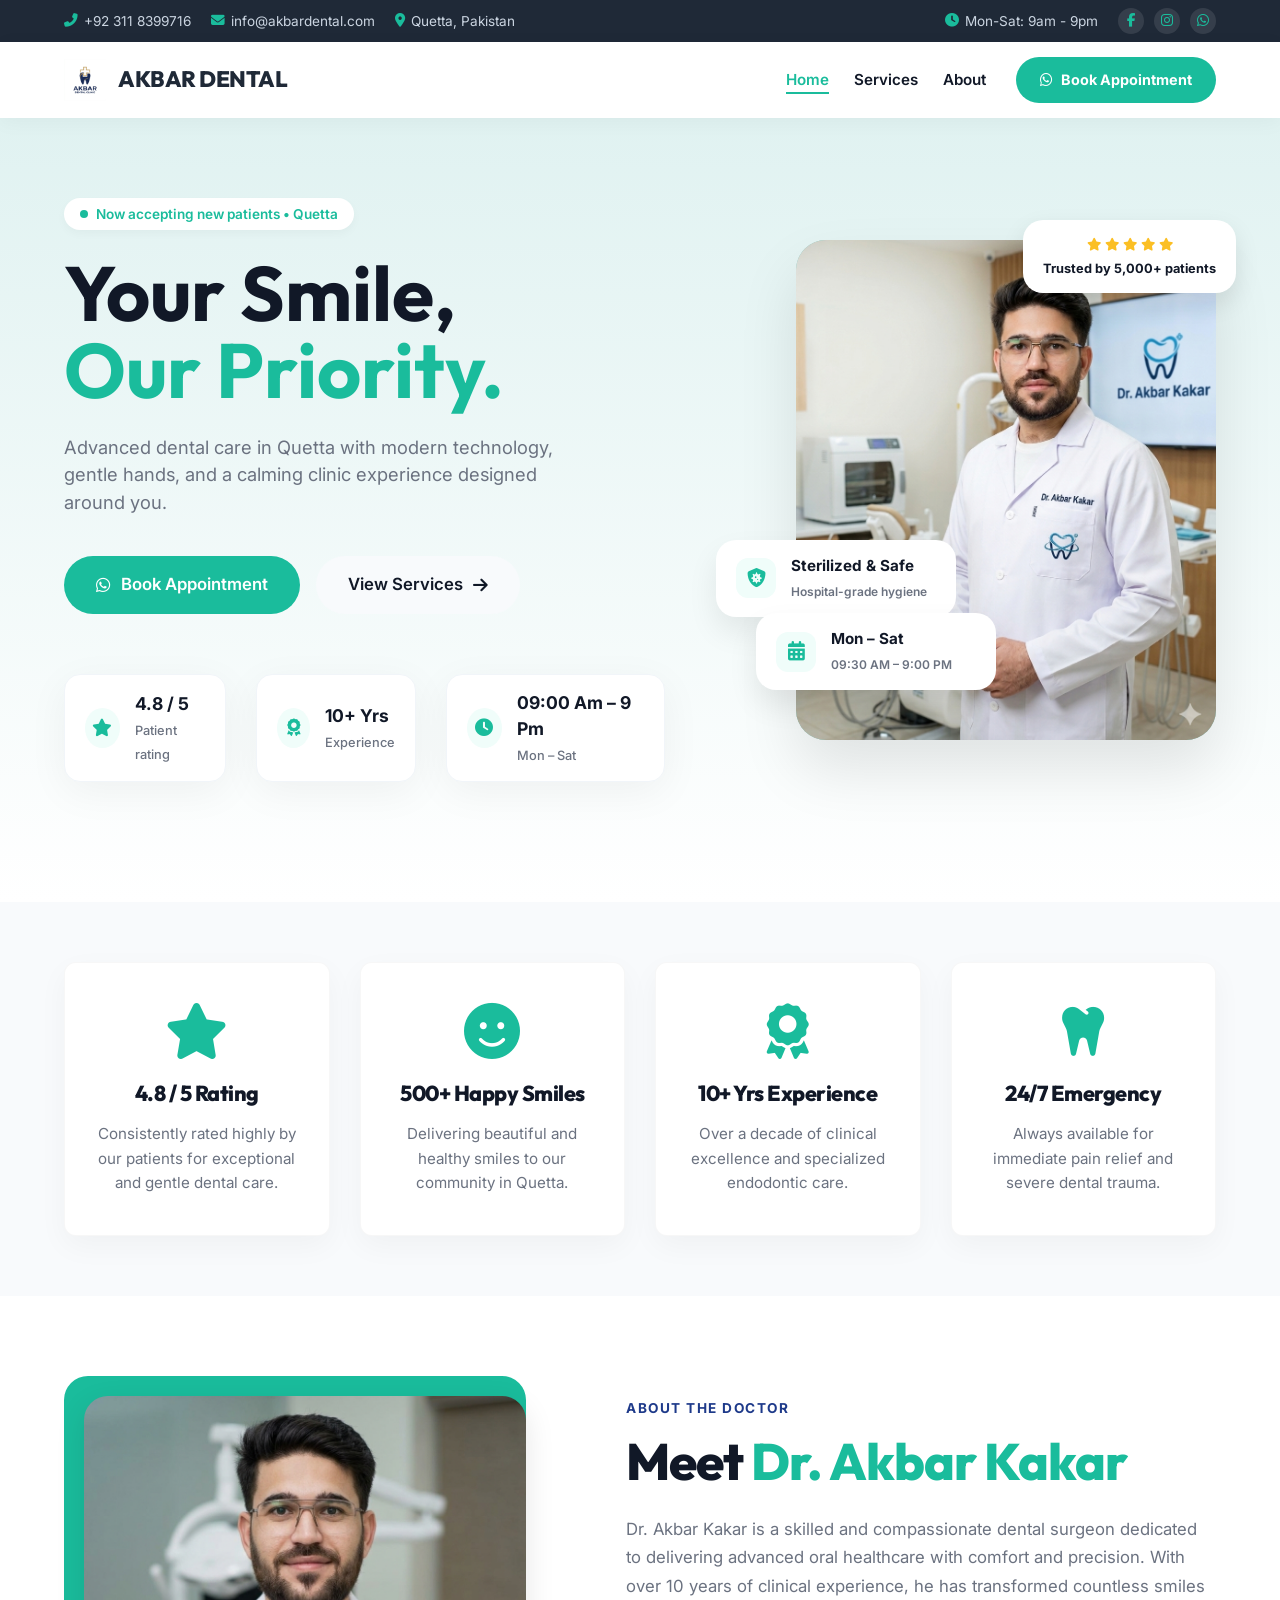
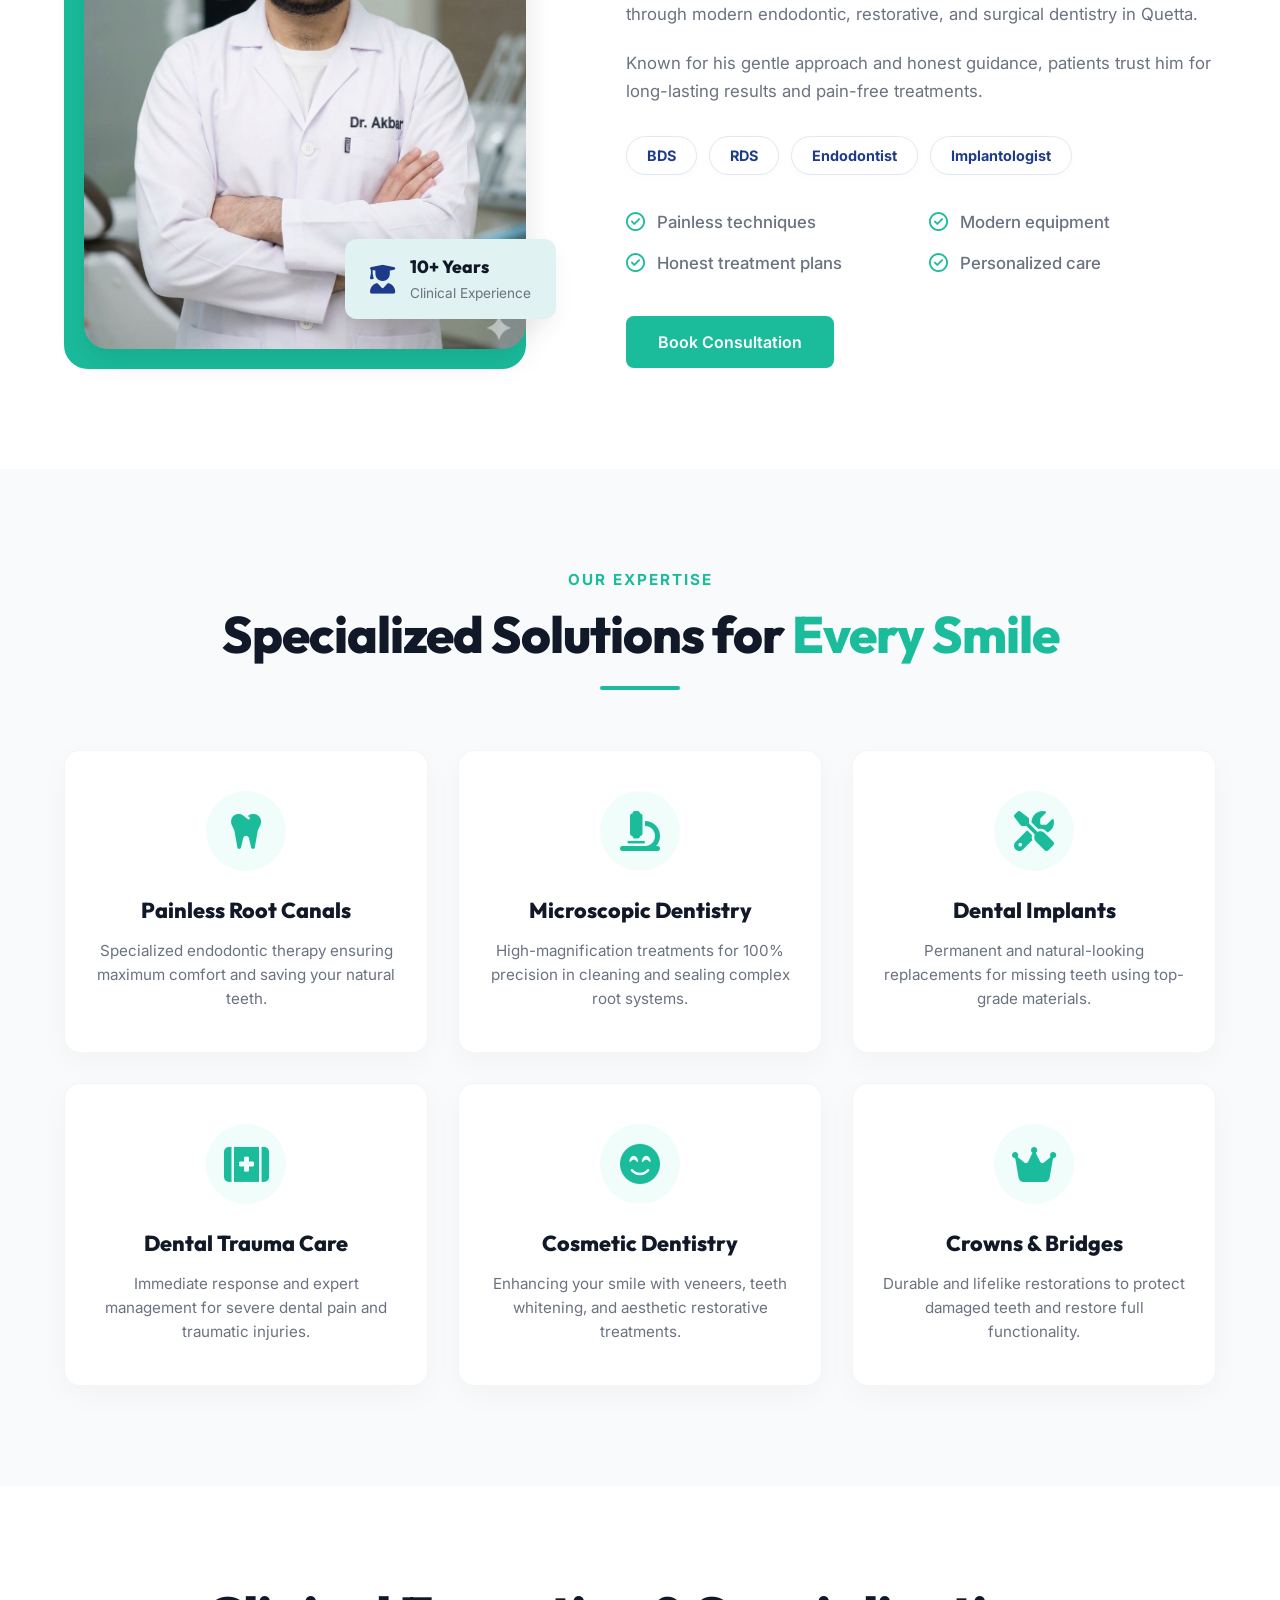
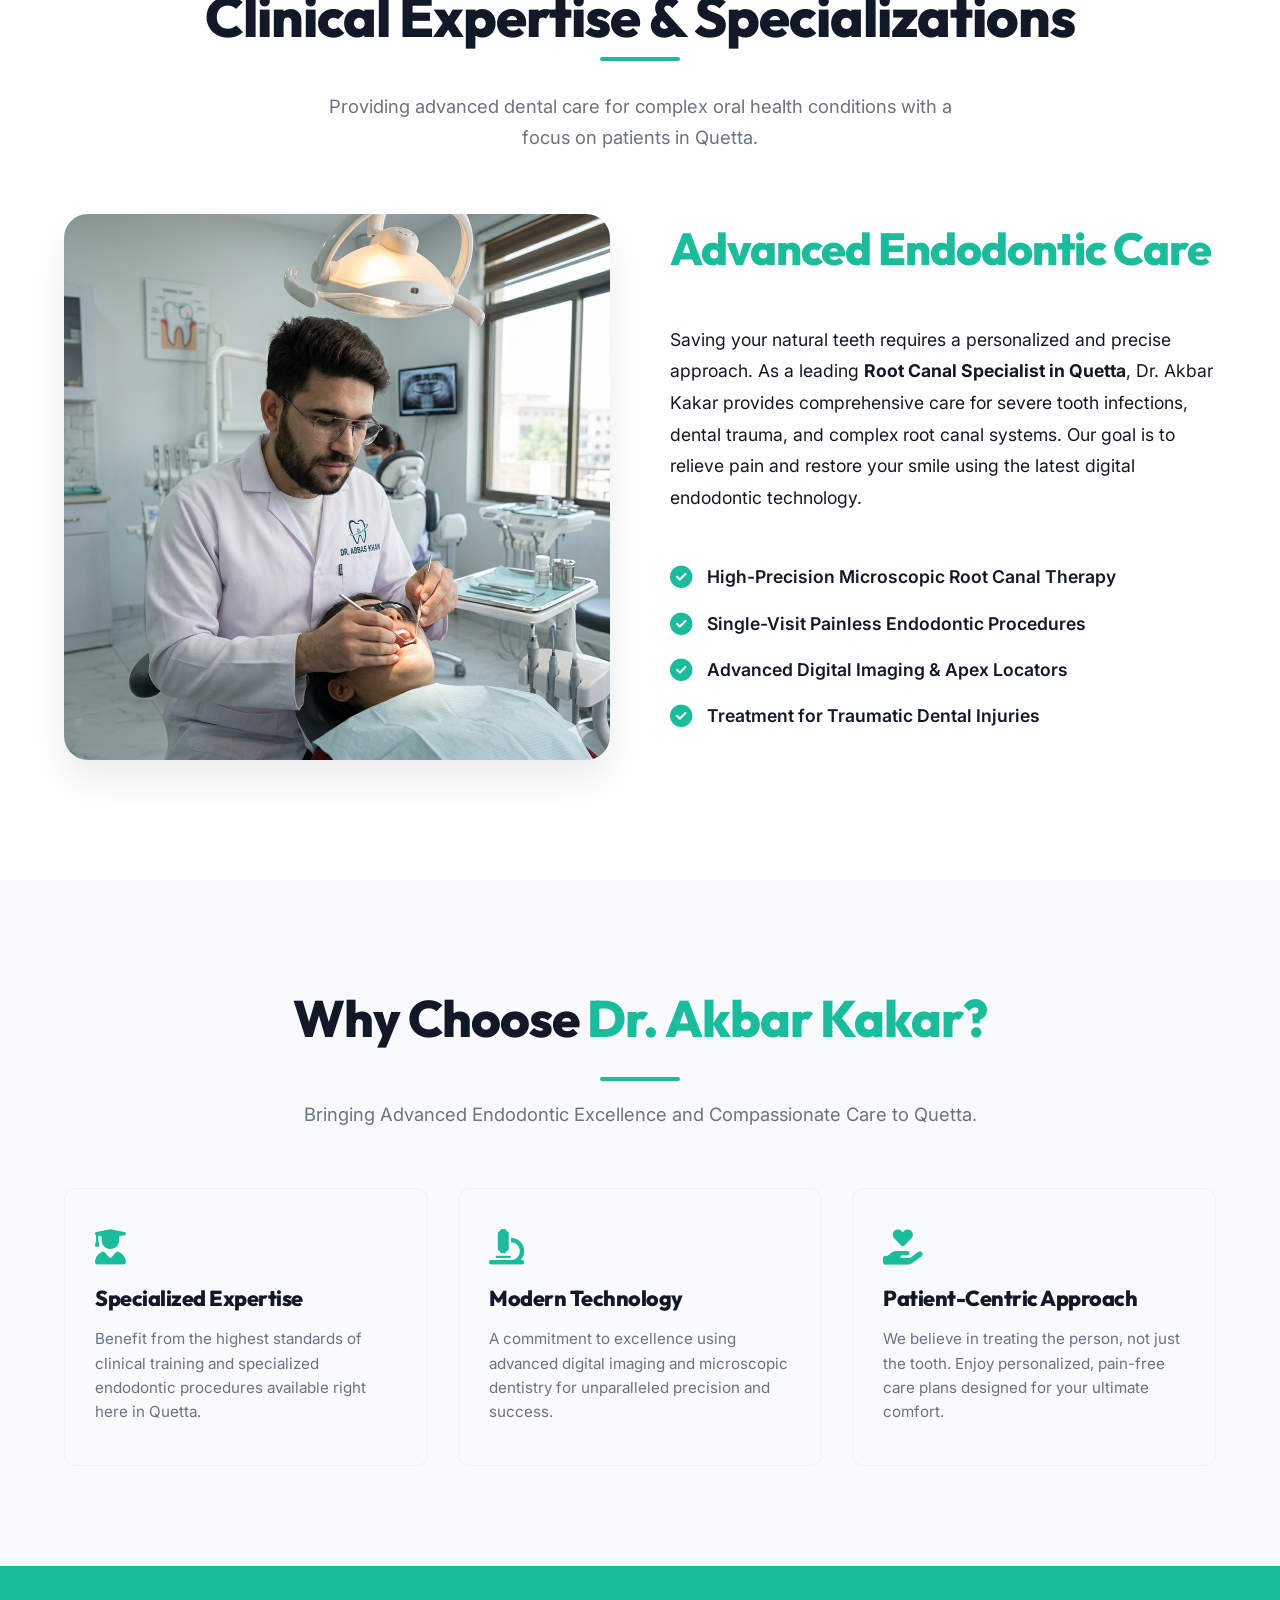
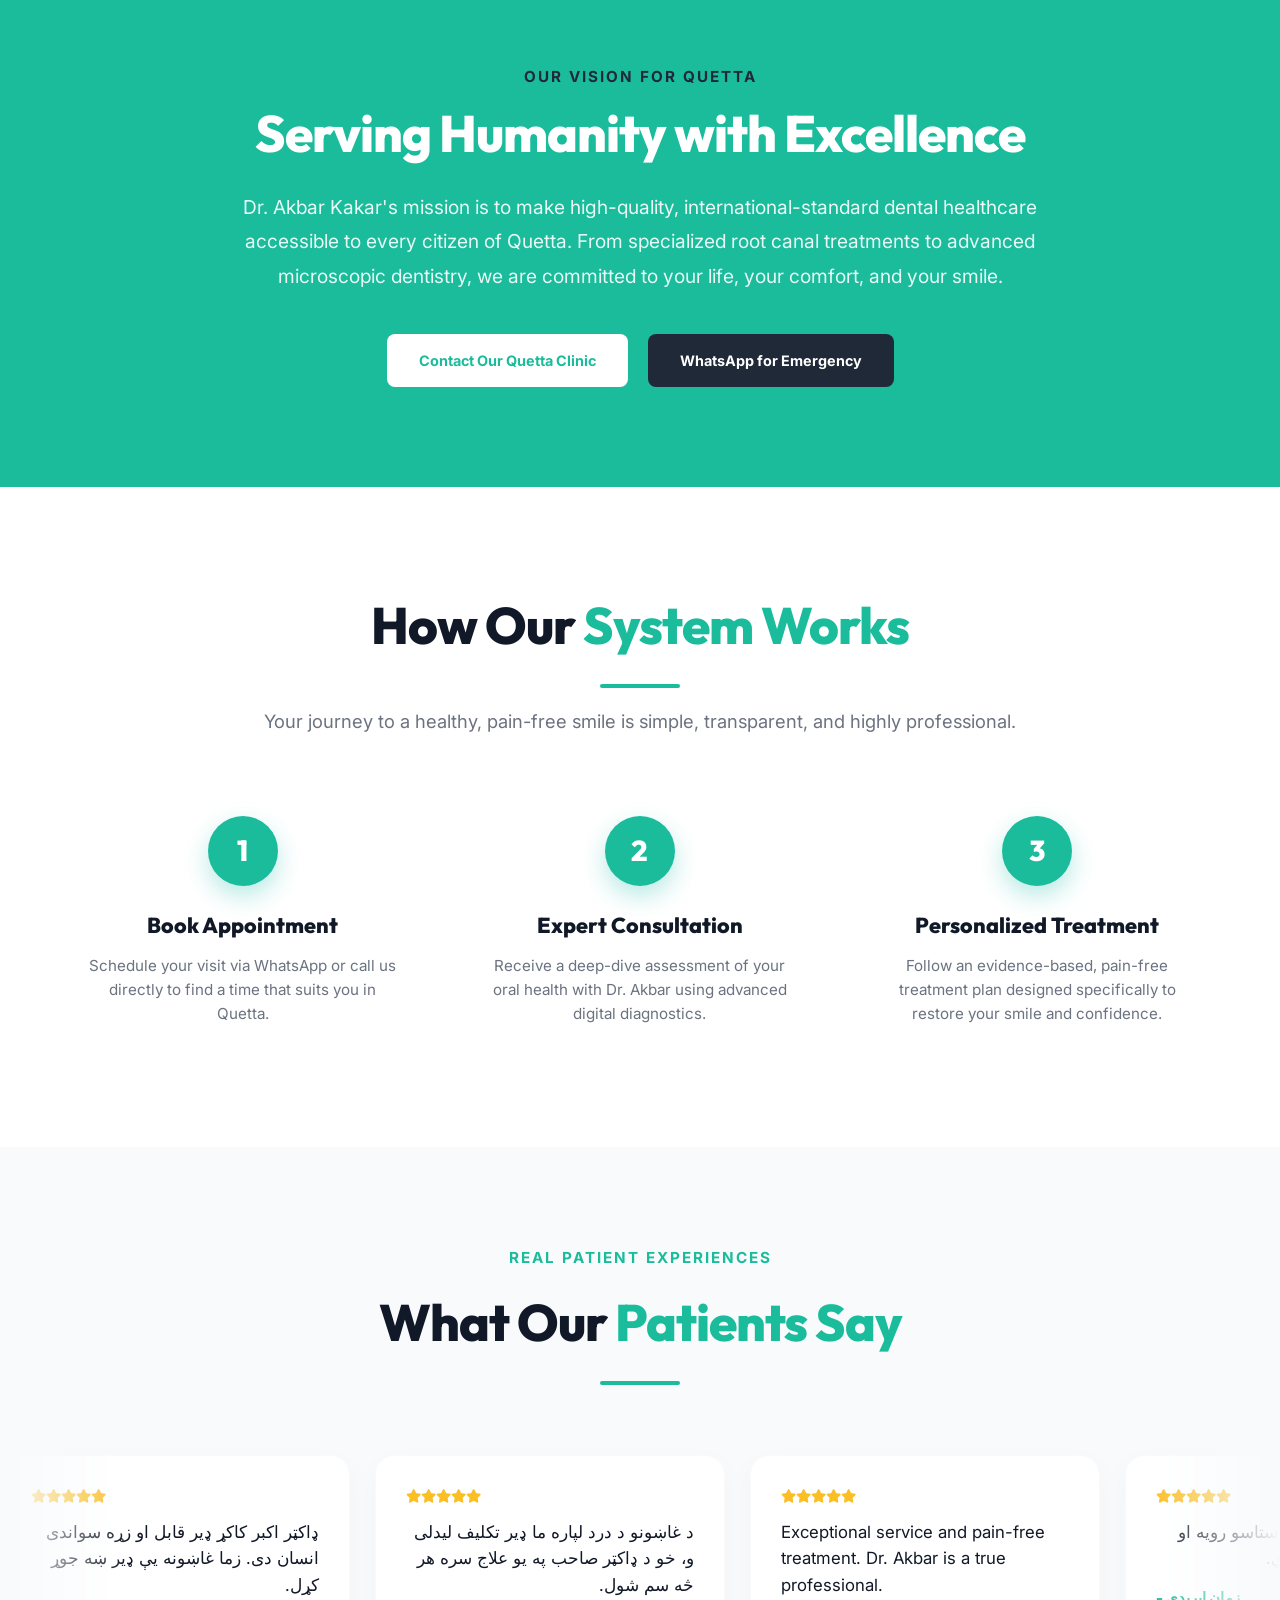
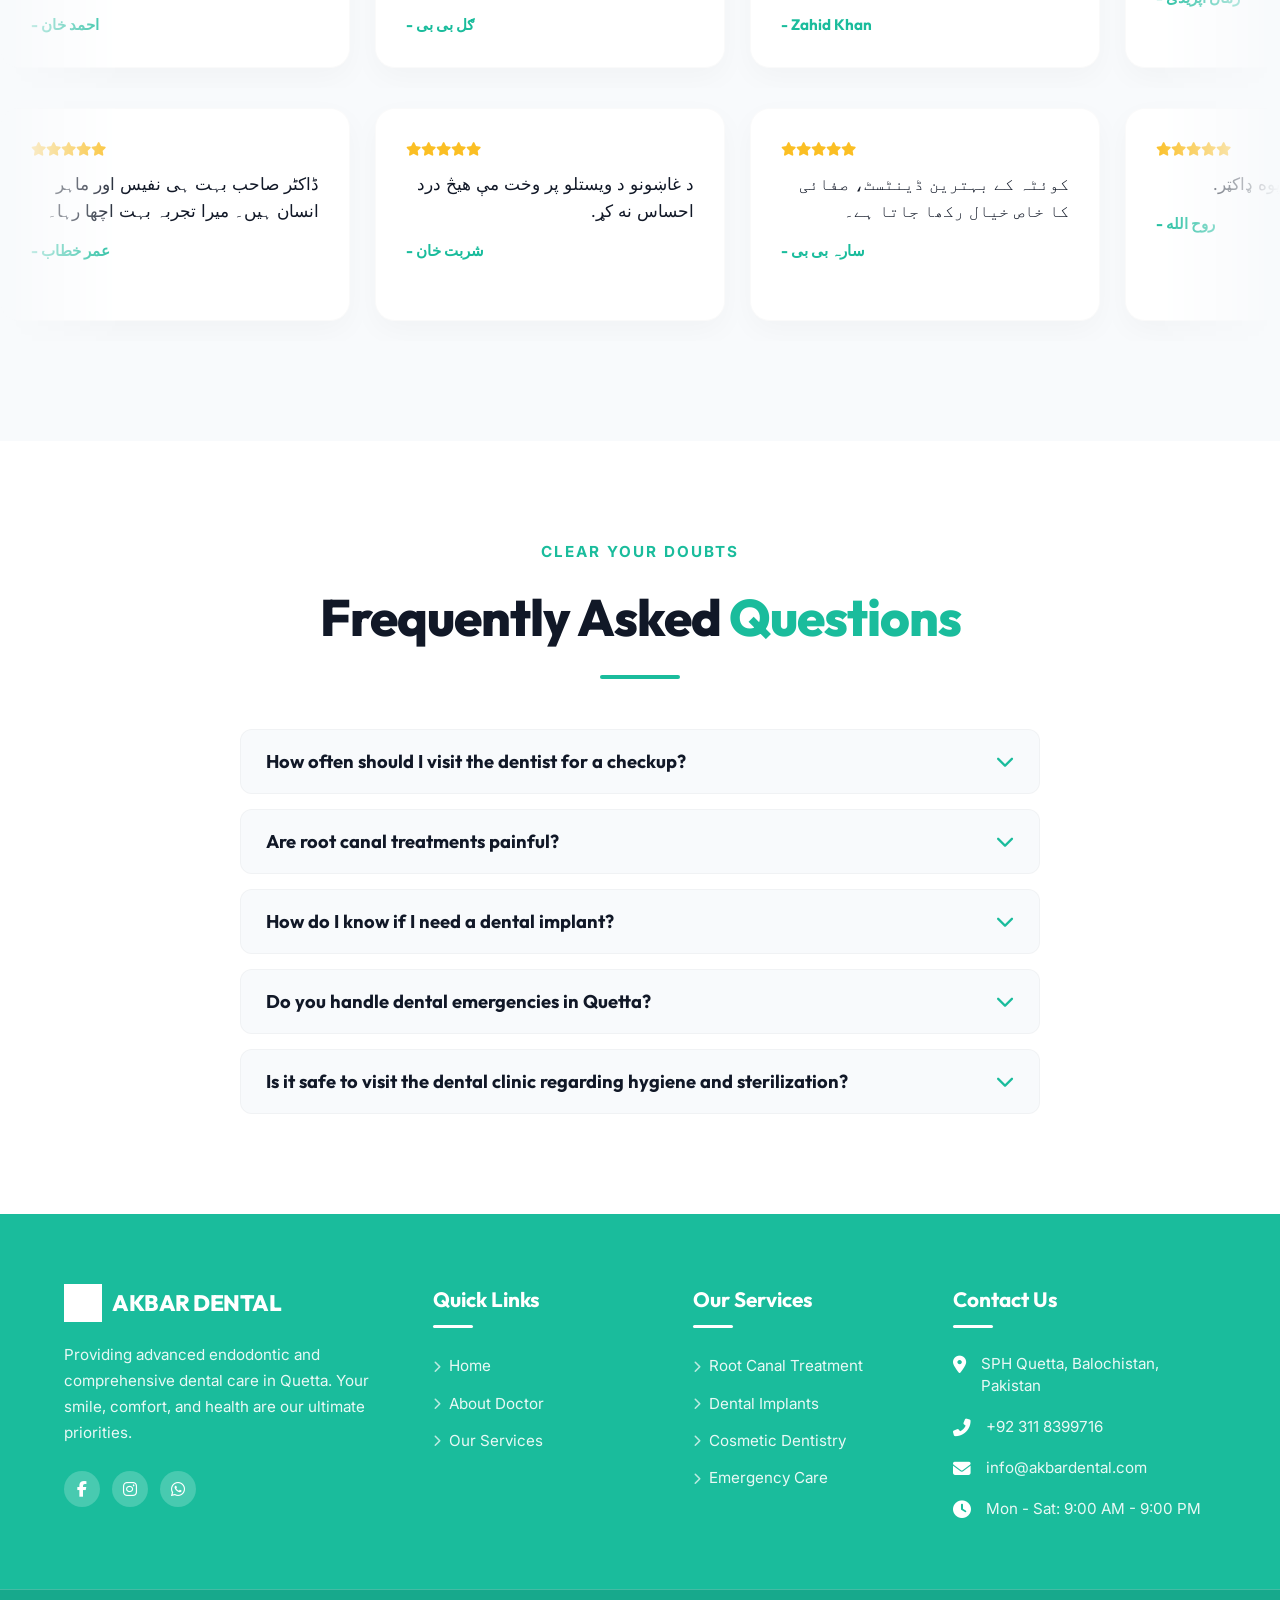
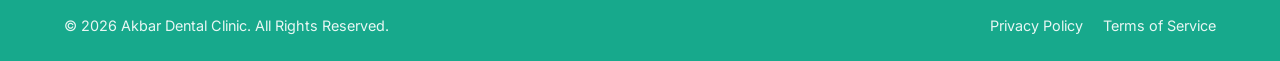
<file: index.html>
<!DOCTYPE html>
<html lang="en">
<head>
    <meta charset="UTF-8">
    <meta name="viewport" content="width=device-width, initial-scale=1.0">
    <title>Akbar Dental Clinic | Dr. Akbar Kakar | Best Dentist in Quetta</title>
    <!-- SEO & Performance -->
    <meta name="description" content="Expert dental care in Quetta by Dr. Akbar Kakar. Specialized in Root Canal, Implants and Orthodontics.">
    <meta name="theme-color" content="#1abc9c">
    <link rel="preload" as="image" href="dr. akbar image.png">
    <link rel="dns-prefetch" href="https://fonts.googleapis.com">
    <link rel="dns-prefetch" href="https://cdnjs.cloudflare.com">
    
    <!-- Google Fonts -->
    <link rel="preconnect" href="https://fonts.googleapis.com">
    <link rel="preconnect" href="https://fonts.gstatic.com" crossorigin>
    <link href="https://fonts.googleapis.com/css2?family=Inter:wght@400;500;600;700;800&family=Outfit:wght@600;700;800&display=swap" rel="stylesheet">
    
    <!-- Font Awesome 6.5 -->
    <link rel="stylesheet" href="https://cdnjs.cloudflare.com/ajax/libs/font-awesome/6.5.0/css/all.min.css">
    
    <link rel="stylesheet" href="style.css">
</head>
<body>
    <!-- Top Bar -->
    <div class="top-bar">
        <div class="container top-bar-container">
            <div class="top-bar-info">
                <a href="tel:+923118399716"><i class="fas fa-phone-alt"></i> +92 311 8399716</a>
                <a href="mailto:info@akbardental.com"><i class="fas fa-envelope"></i> info@akbardental.com</a>
                <span><i class="fas fa-map-marker-alt"></i> Quetta, Pakistan</span>
            </div>
            <div class="top-bar-social">
                <span><i class="fas fa-clock"></i> Mon-Sat: 9am - 9pm</span>
                <div class="social-links">
                    <a href="#"><i class="fab fa-facebook-f"></i></a>
                    <a href="#"><i class="fab fa-instagram"></i></a>
                    <a href="https://wa.me/923118399716"><i class="fab fa-whatsapp"></i></a>
                </div>
            </div>
        </div>
    </div>
    
    <!-- Main Header -->
    <header id="main-header">
        <div class="container nav-container">
            <a href="index.html" class="logo">
                <img src="logo.png" alt="Akbar Dental" class="logo-img">
                <span class="logo-name">AKBAR DENTAL</span>
            </a>
            
            <button class="mobile-menu-btn" aria-label="Toggle Navigation">
                <i class="fas fa-bars"></i>
            </button>

            <nav class="main-nav">
                <ul class="nav-links">
                    <li><a href="index.html" class="active">Home</a></li>
                    <li><a href="services.html">Services</a></li>
                    <li><a href="about.html">About</a></li>
                </ul>
                <div class="nav-cta">
                    <a href="https://wa.me/923118399716" class="btn btn-primary"><i class="fab fa-whatsapp"></i> Book Appointment</a>
                </div>
            </nav>
        </div>
    </header>

    <!-- Mobile Nav Overlay -->
    <div class="mobile-nav-overlay"></div>

    <!-- Mobile Nav Drawer -->
    <nav class="mobile-nav-drawer">
        <div class="drawer-header">
            <a href="index.html" class="drawer-logo">
                <img src="logo.png" alt="Akbar Dental">
                <span>AKBAR DENTAL</span>
            </a>
            <button class="close-btn" aria-label="Close Menu"><i class="fas fa-times"></i></button>
        </div>
        <ul>
            <li><a href="index.html" class="active"><i class="fas fa-home"></i> Home</a></li>
            <li><a href="services.html"><i class="fas fa-tooth"></i> Services</a></li>
            <li><a href="about.html"><i class="fas fa-user-doctor"></i> About</a></li>
        </ul>
        <a href="https://wa.me/923118399716" class="mobile-cta"><i class="fab fa-whatsapp"></i> Book Appointment</a>
    </nav>

    <main>
        <!-- Screenshot Inspired Hero Section -->
        <section class="hero-screenshot-section">
            <div class="container hero-layout">
                <div class="hero-left">
                    <div class="patient-badge">
                        <span class="dot"></span> Now accepting new patients • Quetta
                    </div>
                    <h1 class="hero-main-title">
                        Your Smile,<br>
                        <span class="accent-text">Our Priority.</span>
                    </h1>
                    <p class="hero-subtitle">
                        Advanced dental care in Quetta with modern technology, gentle hands, and a calming clinic experience designed around you.
                    </p>
                    <div class="hero-cta-group">
                        <a href="https://wa.me/923118399716" class="btn btn-whatsapp">
                            <i class="fab fa-whatsapp"></i> Book Appointment
                        </a>
                        <a href="services.html" class="btn btn-ghost">
                            View Services <i class="fas fa-arrow-right"></i>
                        </a>
                    </div>
                    <div class="hero-quick-stats">
                        <div class="q-stat">
                            <div class="q-stat-icon"><i class="fas fa-star"></i></div>
                            <div class="q-stat-info">
                                <strong>4.8 / 5</strong>
                                <span>Patient rating</span>
                            </div>
                        </div>
                        <div class="q-stat">
                            <div class="q-stat-icon"><i class="fas fa-award"></i></div>
                            <div class="q-stat-info">
                                <strong>10+ Yrs</strong>
                                <span>Experience</span>
                            </div>
                        </div>
                        <div class="q-stat">
                            <div class="q-stat-icon"><i class="fas fa-clock"></i></div>
                            <div class="q-stat-info">
                                <strong>09:00 Am – 9 Pm</strong>
                                <span>Mon – Sat</span>
                            </div>
                        </div>
                    </div>
                </div>
                <div class="hero-right">
                    <div class="image-card-main">
                        <!-- Rating Badge -->
                        <div class="trust-badge">
                            <div class="stars">
                                <i class="fas fa-star"></i>
                                <i class="fas fa-star"></i>
                                <i class="fas fa-star"></i>
                                <i class="fas fa-star"></i>
                                <i class="fas fa-star"></i>
                            </div>
                            <span>Trusted by 5,000+ patients</span>
                        </div>
                        
                        <div class="dr-image-box">
                            <img src="dr. akbar image.png" alt="Dr. Akbar Kakar" class="hero-dr-img" loading="eager" decoding="async">
                        </div>

                        <!-- Info Tags -->
                        <div class="floating-tag tag-top">
                            <i class="fas fa-shield-virus"></i>
                            <div class="tag-content">
                                <strong>Sterilized & Safe</strong>
                                <span>Hospital-grade hygiene</span>
                            </div>
                        </div>
                        <div class="floating-tag tag-bottom">
                            <i class="fas fa-calendar-days"></i>
                            <div class="tag-content">
                                <strong>Mon – Sat</strong>
                                <span>09:30 AM – 9:00 PM</span>
                            </div>
                        </div>
                    </div>
                </div>
            </div>
        </section>

        <!-- Stats Grid Section -->
        <section class="stats-grid-section">
            <div class="container">
                <div class="stats-grid">
                    <div class="stat-card">
                        <i class="fa-solid fa-star"></i>
                        <h3>4.8 / 5 Rating</h3>
                        <p>Consistently rated highly by our patients for exceptional and gentle dental care.</p>
                    </div>
                    <div class="stat-card">
                        <i class="fa-solid fa-face-smile"></i>
                        <h3>500+ Happy Smiles</h3>
                        <p>Delivering beautiful and healthy smiles to our community in Quetta.</p>
                    </div>
                    <div class="stat-card">
                        <i class="fa-solid fa-award"></i>
                        <h3>10+ Yrs Experience</h3>
                        <p>Over a decade of clinical excellence and specialized endodontic care.</p>
                    </div>
                    <div class="stat-card">
                        <i class="fa-solid fa-tooth"></i>
                        <h3>24/7 Emergency</h3>
                        <p>Always available for immediate pain relief and severe dental trauma.</p>
                    </div>
                </div>
            </div>
        </section>

        <!-- About Doctor Section (Inspired by screenshot) -->
        <section class="about-doctor-section">
            <div class="container about-doc-layout">
                <div class="about-doc-image">
                    <div class="doc-img-wrapper">
                        <div class="doc-img-bg"></div>
                        <img src="dr Akbar standing.png" alt="Dr. Akbar Kakar" class="doc-main-img" loading="lazy" decoding="async">
                        <div class="doc-experience-badge">
                            <i class="fa-solid fa-user-graduate"></i>
                            <div class="badge-text">
                                <strong>10+ Years</strong>
                                <span>Clinical Experience</span>
                            </div>
                        </div>
                    </div>
                </div>
                <div class="about-doc-content">
                    <span class="doc-overline">ABOUT THE DOCTOR</span>
                    <h2 class="doc-main-heading">Meet <span class="accent-text">Dr. Akbar Kakar</span></h2>
                    
                    <p class="doc-para">
                        Dr. Akbar Kakar is a skilled and compassionate dental surgeon dedicated to delivering advanced oral healthcare with comfort and precision. With over 10 years of clinical experience, he has transformed countless smiles through modern endodontic, restorative, and surgical dentistry in Quetta.
                    </p>
                    <p class="doc-para">
                        Known for his gentle approach and honest guidance, patients trust him for long-lasting results and pain-free treatments.
                    </p>

                    <div class="doc-credentials">
                        <span class="cred-pill">BDS</span>
                        <span class="cred-pill">RDS</span>
                        <span class="cred-pill">Endodontist</span>
                        <span class="cred-pill">Implantologist</span>
                    </div>

                    <div class="doc-features-grid">
                        <div class="doc-feature-item">
                            <i class="fa-regular fa-circle-check"></i> Painless techniques
                        </div>
                        <div class="doc-feature-item">
                            <i class="fa-regular fa-circle-check"></i> Modern equipment
                        </div>
                        <div class="doc-feature-item">
                            <i class="fa-regular fa-circle-check"></i> Honest treatment plans
                        </div>
                        <div class="doc-feature-item">
                            <i class="fa-regular fa-circle-check"></i> Personalized care
                        </div>
                    </div>

                    <a href="https://wa.me/923118399716" class="btn btn-primary doc-btn">Book Consultation</a>
                </div>
            </div>
        </section>

        <!-- Expert Services Section -->
        <section class="section-padding" style="background-color: #f8fafc;">
            <div class="container" style="text-align: center;">
                <span style="display: block; font-size: 0.95rem; font-weight: 700; color: var(--teal); letter-spacing: 2px; margin-bottom: 12px; text-transform: uppercase;">Our Expertise</span>
                <h2 style="font-size: 3.2rem; margin-bottom: 20px; font-weight: 800; font-family: 'Outfit', sans-serif; color: var(--text-dark); letter-spacing: -1px; line-height: 1.2;">
                    Specialized Solutions for <span style="color: var(--teal);">Every Smile</span>
                </h2>
                <div class="title-separator" style="margin-bottom: 60px;"></div>
                
                <div class="expertise-grid">
                    <div class="expertise-card">
                        <div class="icon-wrapper"><i class="fa-solid fa-tooth"></i></div>
                        <h3>Painless Root Canals</h3>
                        <p>Specialized endodontic therapy ensuring maximum comfort and saving your natural teeth.</p>
                    </div>
                    <div class="expertise-card">
                        <div class="icon-wrapper"><i class="fa-solid fa-microscope"></i></div>
                        <h3>Microscopic Dentistry</h3>
                        <p>High-magnification treatments for 100% precision in cleaning and sealing complex root systems.</p>
                    </div>
                    <div class="expertise-card">
                        <div class="icon-wrapper"><i class="fa-solid fa-screwdriver-wrench"></i></div>
                        <h3>Dental Implants</h3>
                        <p>Permanent and natural-looking replacements for missing teeth using top-grade materials.</p>
                    </div>
                    <div class="expertise-card">
                        <div class="icon-wrapper"><i class="fa-solid fa-kit-medical"></i></div>
                        <h3>Dental Trauma Care</h3>
                        <p>Immediate response and expert management for severe dental pain and traumatic injuries.</p>
                    </div>
                    <div class="expertise-card">
                        <div class="icon-wrapper"><i class="fa-solid fa-face-smile-beam"></i></div>
                        <h3>Cosmetic Dentistry</h3>
                        <p>Enhancing your smile with veneers, teeth whitening, and aesthetic restorative treatments.</p>
                    </div>
                    <div class="expertise-card">
                        <div class="icon-wrapper"><i class="fa-solid fa-crown"></i></div>
                        <h3>Crowns & Bridges</h3>
                        <p>Durable and lifelike restorations to protect damaged teeth and restore full functionality.</p>
                    </div>
                </div>
            </div>
        </section>

        <!-- Clinical Expertise & Specializations (Screenshot Inspired) -->
        <section class="clinical-expertise-section section-padding" style="background-color: var(--white);">
            <div class="container">
                <div class="section-header text-center">
                    <h2 class="section-title" style="font-family: 'Outfit', sans-serif; font-weight: 800; font-size: 3.5rem; color: var(--text-dark); letter-spacing: -1px;">Clinical Expertise & Specializations</h2>
                    <div class="title-separator" style="margin-top: -10px;"></div>
                    <p class="section-subtitle">Providing advanced dental care for complex oral health conditions with a focus on patients in Quetta.</p>
                </div>
                
                <div class="expertise-detail-layout">
                    <div class="expertise-image-wrapper">
                        <img src="dr checking patient teeth.png" alt="Doctor checking patient teeth" class="expertise-img">
                    </div>
                    <div class="expertise-content-wrapper">
                        <h3 class="expertise-heading-teal">Advanced Endodontic Care</h3>
                        <p class="expertise-desc">
                            Saving your natural teeth requires a personalized and precise approach. As a leading <strong>Root Canal Specialist in Quetta</strong>, Dr. Akbar Kakar provides comprehensive care for severe tooth infections, dental trauma, and complex root canal systems. Our goal is to relieve pain and restore your smile using the latest digital endodontic technology.
                        </p>
                        
                        <ul class="expertise-check-list">
                            <li><i class="fa-solid fa-circle-check"></i> High-Precision Microscopic Root Canal Therapy</li>
                            <li><i class="fa-solid fa-circle-check"></i> Single-Visit Painless Endodontic Procedures</li>
                            <li><i class="fa-solid fa-circle-check"></i> Advanced Digital Imaging & Apex Locators</li>
                            <li><i class="fa-solid fa-circle-check"></i> Treatment for Traumatic Dental Injuries</li>
                        </ul>
                    </div>
                </div>
            </div>
        </section>

        <!-- Why Choose Us Section -->
        <section class="why-choose-section section-padding" style="background-color: #f8fafc;">
            <div class="container text-center">
                <h2 style="font-size: 3.2rem; font-weight: 800; font-family: 'Outfit', sans-serif; color: var(--text-dark); letter-spacing: -1px; margin-bottom: 20px;">
                    Why Choose <span style="color: var(--teal);">Dr. Akbar Kakar?</span>
                </h2>
                <div class="title-separator" style="margin-bottom: 20px;"></div>
                <p style="font-size: 1.15rem; color: var(--text-muted); font-family: 'Inter', sans-serif; margin-bottom: 60px;">
                    Bringing Advanced Endodontic Excellence and Compassionate Care to Quetta.
                </p>

                <div class="why-choose-grid">
                    <div class="why-card">
                        <i class="fa-solid fa-user-graduate why-icon"></i>
                        <h3>Specialized Expertise</h3>
                        <p>Benefit from the highest standards of clinical training and specialized endodontic procedures available right here in Quetta.</p>
                    </div>
                    <div class="why-card">
                        <i class="fa-solid fa-microscope why-icon"></i>
                        <h3>Modern Technology</h3>
                        <p>A commitment to excellence using advanced digital imaging and microscopic dentistry for unparalleled precision and success.</p>
                    </div>
                    <div class="why-card">
                        <i class="fa-solid fa-hand-holding-heart why-icon"></i>
                        <h3>Patient-Centric Approach</h3>
                        <p>We believe in treating the person, not just the tooth. Enjoy personalized, pain-free care plans designed for your ultimate comfort.</p>
                    </div>
                </div>
            </div>
        </section>

        <!-- Vision Section -->
        <section class="vision-section section-padding" style="background-color: var(--teal); color: var(--white); text-align: center;">
            <div class="container">
                <span style="display: block; font-size: 0.95rem; font-weight: 700; color: var(--navy); letter-spacing: 2px; margin-bottom: 15px; text-transform: uppercase;">Our Vision for Quetta</span>
                <h2 style="font-size: 3.2rem; font-weight: 800; font-family: 'Outfit', sans-serif; color: var(--white); letter-spacing: -1px; margin-bottom: 25px; line-height: 1.2;">
                    Serving Humanity with Excellence
                </h2>
                <p style="font-size: 1.2rem; color: rgba(255,255,255,0.9); font-family: 'Inter', sans-serif; margin-bottom: 40px; max-width: 850px; margin-left: auto; margin-right: auto; line-height: 1.8;">
                    Dr. Akbar Kakar's mission is to make high-quality, international-standard dental healthcare accessible to every citizen of Quetta. From specialized root canal treatments to advanced microscopic dentistry, we are committed to your life, your comfort, and your smile.
                </p>
                <div style="display: flex; gap: 20px; justify-content: center; flex-wrap: wrap;">
                    <a href="tel:+923118399716" class="btn" style="background: var(--white); color: var(--teal); padding: 16px 32px; font-weight: 700; border-radius: 8px; transition: var(--transition);">Contact Our Quetta Clinic</a>
                    <a href="https://wa.me/923118399716" class="btn" style="background: var(--navy); color: var(--white); padding: 16px 32px; font-weight: 700; border-radius: 8px; transition: var(--transition);">WhatsApp for Emergency</a>
                </div>
            </div>
        </section>

        <!-- How Our System Works Section -->
        <section class="how-it-works-section section-padding" style="background-color: var(--white);">
            <div class="container text-center">
                <h2 style="font-size: 3.2rem; font-weight: 800; font-family: 'Outfit', sans-serif; color: var(--text-dark); letter-spacing: -1px; margin-bottom: 20px;">
                    How Our <span style="color: var(--teal);">System Works</span>
                </h2>
                <div class="title-separator" style="margin-bottom: 20px;"></div>
                <p style="font-size: 1.15rem; color: var(--text-muted); font-family: 'Inter', sans-serif; margin-bottom: 60px;">
                    Your journey to a healthy, pain-free smile is simple, transparent, and highly professional.
                </p>

                <div class="steps-grid">
                    <div class="step-card">
                        <div class="step-number">1</div>
                        <h3>Book Appointment</h3>
                        <p>Schedule your visit via WhatsApp or call us directly to find a time that suits you in Quetta.</p>
                    </div>
                    <div class="step-card">
                        <div class="step-number">2</div>
                        <h3>Expert Consultation</h3>
                        <p>Receive a deep-dive assessment of your oral health with Dr. Akbar using advanced digital diagnostics.</p>
                    </div>
                    <div class="step-card">
                        <div class="step-number">3</div>
                        <h3>Personalized Treatment</h3>
                        <p>Follow an evidence-based, pain-free treatment plan designed specifically to restore your smile and confidence.</p>
                    </div>
                </div>
            </div>
        </section>
        <!-- Testimonials Section -->
        <section class="testimonials-section section-padding" style="background-color: #f8fafc; overflow: hidden;">
            <div class="container" style="text-align: center; margin-bottom: 50px;">
                <span style="display: block; font-size: 0.95rem; font-weight: 700; color: var(--teal); letter-spacing: 2px; margin-bottom: 15px; text-transform: uppercase;">Real Patient Experiences</span>
                <h2 style="font-size: 3.2rem; font-weight: 800; font-family: 'Outfit', sans-serif; color: var(--text-dark); letter-spacing: -1px; margin-bottom: 20px;">
                    What Our <span style="color: var(--teal);">Patients Say</span>
                </h2>
                <div class="title-separator"></div>
            </div>

            <!-- Row 1: Right to Left -->
            <div class="testimonial-row">
                <div class="testimonial-track">
                    <!-- Testimonials 1-10 (Pashto Focused) -->
                    <div class="testimonial-card">
                        <div class="stars"><i class="fas fa-star"></i><i class="fas fa-star"></i><i class="fas fa-star"></i><i class="fas fa-star"></i><i class="fas fa-star"></i></div>
                        <p dir="rtl">ډاکټر اکبر کاکړ ډیر قابل او زړه سواندی انسان دی. زما غاښونه یې ډیر ښه جوړ کړل.</p>
                        <span class="patient-name">- احمد خان</span>
                    </div>
                    <div class="testimonial-card">
                        <div class="stars"><i class="fas fa-star"></i><i class="fas fa-star"></i><i class="fas fa-star"></i><i class="fas fa-star"></i><i class="fas fa-star"></i></div>
                        <p dir="rtl">د غاښونو د درد لپاره ما ډیر تکلیف لیدلی و، خو د ډاکټر صاحب په یو علاج سره هر څه سم شول.</p>
                        <span class="patient-name">- ګل بی بی</span>
                    </div>
                    <div class="testimonial-card">
                        <div class="stars"><i class="fas fa-star"></i><i class="fas fa-star"></i><i class="fas fa-star"></i><i class="fas fa-star"></i><i class="fas fa-star"></i></div>
                        <p>Exceptional service and pain-free treatment. Dr. Akbar is a true professional.</p>
                        <span class="patient-name">- Zahid Khan</span>
                    </div>
                    <div class="testimonial-card">
                        <div class="stars"><i class="fas fa-star"></i><i class="fas fa-star"></i><i class="fas fa-star"></i><i class="fas fa-star"></i><i class="fas fa-star"></i></div>
                        <p dir="rtl">ډیره مننه ډاکټر صاحب، ستاسو رویه او کار دواړه د ستایلو وړ دي.</p>
                        <span class="patient-name">- زمان اپریدی</span>
                    </div>
                    <div class="testimonial-card">
                        <div class="stars"><i class="fas fa-star"></i><i class="fas fa-star"></i><i class="fas fa-star"></i><i class="fas fa-star"></i><i class="fas fa-star"></i></div>
                        <p dir="rtl">په کوئٹہ کې د غاښونو تر ټولو مجهز او پوه کلینک.</p>
                        <span class="patient-name">- جاوید خان</span>
                    </div>
                    <div class="testimonial-card">
                        <div class="stars"><i class="fas fa-star"></i><i class="fas fa-star"></i><i class="fas fa-star"></i><i class="fas fa-star"></i><i class="fas fa-star"></i></div>
                        <p dir="rtl">زما د غاښ د ریښې (Root Canal) علاج یې په ډیر مهارت سره وکړ.</p>
                        <span class="patient-name">- سمیع الله</span>
                    </div>
                    <div class="testimonial-card">
                        <div class="stars"><i class="fas fa-star"></i><i class="fas fa-star"></i><i class="fas fa-star"></i><i class="fas fa-star"></i><i class="fas fa-star"></i></div>
                        <p dir="rtl">هر څه ډیر پاک او منظم دي، ډاډه شئ.</p>
                        <span class="patient-name">- نازیه ګل</span>
                    </div>
                    <div class="testimonial-card">
                        <div class="stars"><i class="fas fa-star"></i><i class="fas fa-star"></i><i class="fas fa-star"></i><i class="fas fa-star"></i><i class="fas fa-star"></i></div>
                        <p>Best root canal specialist in the city. 5 stars!</p>
                        <span class="patient-name">- Dr. Sameer</span>
                    </div>
                    <div class="testimonial-card">
                        <div class="stars"><i class="fas fa-star"></i><i class="fas fa-star"></i><i class="fas fa-star"></i><i class="fas fa-star"></i><i class="fas fa-star"></i></div>
                        <p dir="rtl">ډاکټر صاحب ډیر په حوصله د ناروغ خبره اوري.</p>
                        <span class="patient-name">- اسفندیار</span>
                    </div>
                    <div class="testimonial-card">
                        <div class="stars"><i class="fas fa-star"></i><i class="fas fa-star"></i><i class="fas fa-star"></i><i class="fas fa-star"></i><i class="fas fa-star"></i></div>
                        <p dir="rtl">زما د غاښونو ښکلا یې بیرته راوړه، کور ودانی.</p>
                        <span class="patient-name">- بلال پښتین</span>
                    </div>
                    <!-- Duplicate for Seamless Loop -->
                    <div class="testimonial-card">
                        <div class="stars"><i class="fas fa-star"></i><i class="fas fa-star"></i><i class="fas fa-star"></i><i class="fas fa-star"></i><i class="fas fa-star"></i></div>
                        <p dir="rtl">ډاکټر اکبر کاکړ ډیر قابل او زړه سواندی انسان دی. زما غاښونه یې ډیر ښه جوړ کړل.</p>
                        <span class="patient-name">- احمد خان</span>
                    </div>
                    <div class="testimonial-card">
                        <div class="stars"><i class="fas fa-star"></i><i class="fas fa-star"></i><i class="fas fa-star"></i><i class="fas fa-star"></i><i class="fas fa-star"></i></div>
                        <p dir="rtl">د غاښونو د درد لپاره ما ډیر تکلیف لیدلی و، خو د ډاکټر صاحب په یو علاج سره هر څه سم شول.</p>
                        <span class="patient-name">- ګل بی بی</span>
                    </div>
                    <div class="testimonial-card">
                        <div class="stars"><i class="fas fa-star"></i><i class="fas fa-star"></i><i class="fas fa-star"></i><i class="fas fa-star"></i><i class="fas fa-star"></i></div>
                        <p>Exceptional service and pain-free treatment. Dr. Akbar is a true professional.</p>
                        <span class="patient-name">- Zahid Khan</span>
                    </div>
                    <div class="testimonial-card">
                        <div class="stars"><i class="fas fa-star"></i><i class="fas fa-star"></i><i class="fas fa-star"></i><i class="fas fa-star"></i><i class="fas fa-star"></i></div>
                        <p dir="rtl">ډیره مننه ډاکټر صاحب، ستاسو رویه او کار دواړه د ستایلو وړ دي.</p>
                        <span class="patient-name">- زمان اپریدی</span>
                    </div>
                    <div class="testimonial-card">
                        <div class="stars"><i class="fas fa-star"></i><i class="fas fa-star"></i><i class="fas fa-star"></i><i class="fas fa-star"></i><i class="fas fa-star"></i></div>
                        <p dir="rtl">په کوئٹہ کې د غاښونو تر ټولو مجهز او پوه کلینک.</p>
                        <span class="patient-name">- جاوید خان</span>
                    </div>
                </div>
            </div>

            <!-- Row 2: Left to Right -->
            <div class="testimonial-row">
                <div class="testimonial-track-reverse">
                    <!-- Testimonials 11-20 (Urdu & More Pashto) -->
                    <div class="testimonial-card">
                        <div class="stars"><i class="fas fa-star"></i><i class="fas fa-star"></i><i class="fas fa-star"></i><i class="fas fa-star"></i><i class="fas fa-star"></i></div>
                        <p dir="rtl">ڈاکٹر صاحب بہت ہی نفیس اور ماہر انسان ہیں۔ میرا تجربہ بہت اچھا رہا۔</p>
                        <span class="patient-name">- عمر خطاب</span>
                    </div>
                    <div class="testimonial-card">
                        <div class="stars"><i class="fas fa-star"></i><i class="fas fa-star"></i><i class="fas fa-star"></i><i class="fas fa-star"></i><i class="fas fa-star"></i></div>
                        <p dir="rtl">د غاښونو د ویستلو پر وخت مې هیڅ درد احساس نه کړ.</p>
                        <span class="patient-name">- شربت خان</span>
                    </div>
                    <div class="testimonial-card">
                        <div class="stars"><i class="fas fa-star"></i><i class="fas fa-star"></i><i class="fas fa-star"></i><i class="fas fa-star"></i><i class="fas fa-star"></i></div>
                        <p dir="rtl">کوئٹہ کے بہترین ڈینٹسٹ، صفائی کا خاص خیال رکھا جاتا ہے۔</p>
                        <span class="patient-name">- سارہ بی بی</span>
                    </div>
                    <div class="testimonial-card">
                        <div class="stars"><i class="fas fa-star"></i><i class="fas fa-star"></i><i class="fas fa-star"></i><i class="fas fa-star"></i><i class="fas fa-star"></i></div>
                        <p dir="rtl">د کوئټې په کچه تر ټولو پوه ډاکټر.</p>
                        <span class="patient-name">- روح الله</span>
                    </div>
                    <div class="testimonial-card">
                        <div class="stars"><i class="fas fa-star"></i><i class="fas fa-star"></i><i class="fas fa-star"></i><i class="fas fa-star"></i><i class="fas fa-star"></i></div>
                        <p dir="rtl">انتہائی پیشہ ورانہ ماحول اور بہترین علاج۔</p>
                        <span class="patient-name">- کامران خان</span>
                    </div>
                    <div class="testimonial-card">
                        <div class="stars"><i class="fas fa-star"></i><i class="fas fa-star"></i><i class="fas fa-star"></i><i class="fas fa-star"></i><i class="fas fa-star"></i></div>
                        <p>Highly impressed by the microscopic dentistry technology used here.</p>
                        <span class="patient-name">- Maria Khan</span>
                    </div>
                    <div class="testimonial-card">
                        <div class="stars"><i class="fas fa-star"></i><i class="fas fa-star"></i><i class="fas fa-star"></i><i class="fas fa-star"></i><i class="fas fa-star"></i></div>
                        <p dir="rtl">دانتوں کے کسی بھی مسئلے کے لیے ڈاکٹر اکبر کاکڑ بہترین انتخاب ہیں۔</p>
                        <span class="patient-name">- زوہیب احمد</span>
                    </div>
                    <div class="testimonial-card">
                        <div class="stars"><i class="fas fa-star"></i><i class="fas fa-star"></i><i class="fas fa-star"></i><i class="fas fa-star"></i><i class="fas fa-star"></i></div>
                        <p dir="rtl">ډاکټر صاحب ډیر قابل او مهربانه دی، زما د غاښونو درد په یو ځل ختم شو.</p>
                        <span class="patient-name">- اسد الله</span>
                    </div>
                    <div class="testimonial-card">
                        <div class="stars"><i class="fas fa-star"></i><i class="fas fa-star"></i><i class="fas fa-star"></i><i class="fas fa-star"></i><i class="fas fa-star"></i></div>
                        <p>The clinic is super clean and the staff is very welcoming.</p>
                        <span class="patient-name">- Ali Raza</span>
                    </div>
                    <div class="testimonial-card">
                        <div class="stars"><i class="fas fa-star"></i><i class="fas fa-star"></i><i class="fas fa-star"></i><i class="fas fa-star"></i><i class="fas fa-star"></i></div>
                        <p dir="rtl">ماشاءاللہ، کوئٹہ میں دانتوں کا سب سے اچھا کلینک۔</p>
                        <span class="patient-name">- عائشہ خان</span>
                    </div>
                    <!-- Duplicate for Seamless Loop -->
                    <div class="testimonial-card">
                        <div class="stars"><i class="fas fa-star"></i><i class="fas fa-star"></i><i class="fas fa-star"></i><i class="fas fa-star"></i><i class="fas fa-star"></i></div>
                        <p dir="rtl">ڈاکٹر صاحب بہت ہی نفیس اور ماہر انسان ہیں۔ میرا تجربہ بہت اچھا رہا۔</p>
                        <span class="patient-name">- عمر خطاب</span>
                    </div>
                    <div class="testimonial-card">
                        <div class="stars"><i class="fas fa-star"></i><i class="fas fa-star"></i><i class="fas fa-star"></i><i class="fas fa-star"></i><i class="fas fa-star"></i></div>
                        <p dir="rtl">د غاښونو د ویستلو پر وخت مې هیڅ درد احساس نه کړ.</p>
                        <span class="patient-name">- شربت خان</span>
                    </div>
                </div>
            </div>
        </section>

        <!-- FAQ Section -->
        <section class="faq-section section-padding" style="background-color: var(--white);">
            <div class="container">
                <div class="text-center" style="margin-bottom: 50px;">
                    <span style="display: block; font-size: 0.95rem; font-weight: 700; color: var(--teal); letter-spacing: 2px; margin-bottom: 15px; text-transform: uppercase;">Clear Your Doubts</span>
                    <h2 style="font-size: 3.2rem; font-weight: 800; font-family: 'Outfit', sans-serif; color: var(--text-dark); letter-spacing: -1px; margin-bottom: 20px;">
                        Frequently Asked <span style="color: var(--teal);">Questions</span>
                    </h2>
                    <div class="title-separator"></div>
                </div>

                <div class="faq-accordion" style="max-width: 800px; margin: 0 auto;">
                    <div class="faq-item">
                        <button class="faq-question">
                            <span>How often should I visit the dentist for a checkup?</span>
                            <i class="fas fa-chevron-down"></i>
                        </button>
                        <div class="faq-answer">
                            <p>It is generally recommended to visit the dentist every 6 months. Regular checkups and professional cleanings help prevent cavities, gum disease, and other oral health issues before they become severe.</p>
                        </div>
                    </div>
                    
                    <div class="faq-item">
                        <button class="faq-question">
                            <span>Are root canal treatments painful?</span>
                            <i class="fas fa-chevron-down"></i>
                        </button>
                        <div class="faq-answer">
                            <p>Not at all! With Dr. Akbar's expertise and modern anesthesia, root canal treatments are virtually pain-free. In fact, the procedure relieves the severe pain caused by the infected tooth.</p>
                        </div>
                    </div>

                    <div class="faq-item">
                        <button class="faq-question">
                            <span>How do I know if I need a dental implant?</span>
                            <i class="fas fa-chevron-down"></i>
                        </button>
                        <div class="faq-answer">
                            <p>If you have one or more missing teeth and healthy gums with adequate bone to support an implant, you are likely a good candidate. A consultation and digital X-ray at our clinic will give you a definitive answer.</p>
                        </div>
                    </div>

                    <div class="faq-item">
                        <button class="faq-question">
                            <span>Do you handle dental emergencies in Quetta?</span>
                            <i class="fas fa-chevron-down"></i>
                        </button>
                        <div class="faq-answer">
                            <p>Yes, we prioritize dental emergencies such as severe toothaches, broken teeth, or knocked-out teeth. You can reach out to us directly via WhatsApp or a phone call for immediate guidance and to secure an urgent appointment.</p>
                        </div>
                    </div>

                    <div class="faq-item">
                        <button class="faq-question">
                            <span>Is it safe to visit the dental clinic regarding hygiene and sterilization?</span>
                            <i class="fas fa-chevron-down"></i>
                        </button>
                        <div class="faq-answer">
                            <p>Patient safety is our top priority. We strictly follow hospital-grade sterilization protocols. All dental instruments are thoroughly autoclaved, and we maintain a highly hygienic environment to ensure cross-infection control.</p>
                        </div>
                    </div>
                </div>
            </div>
        </section>
    </main>

    <!-- Professional Footer -->
    <footer class="main-footer">
        <div class="footer-top">
            <div class="container footer-grid">
                <!-- Column 1 -->
                <div class="footer-col brand-col">
                    <a href="index.html" class="footer-logo">
                        <img src="logo.png" alt="Akbar Dental" class="logo-img">
                        <span class="logo-name">AKBAR DENTAL</span>
                    </a>
                    <p class="footer-desc">
                        Providing advanced endodontic and comprehensive dental care in Quetta. Your smile, comfort, and health are our ultimate priorities.
                    </p>
                    <div class="footer-socials">
                        <a href="#"><i class="fab fa-facebook-f"></i></a>
                        <a href="#"><i class="fab fa-instagram"></i></a>
                        <a href="https://wa.me/923118399716"><i class="fab fa-whatsapp"></i></a>
                    </div>
                </div>

                <!-- Column 2 -->
                <div class="footer-col">
                    <h3>Quick Links</h3>
                    <ul class="footer-links">
                        <li><a href="index.html"><i class="fas fa-chevron-right"></i> Home</a></li>
                        <li><a href="about.html"><i class="fas fa-chevron-right"></i> About Doctor</a></li>
                        <li><a href="services.html"><i class="fas fa-chevron-right"></i> Our Services</a></li>
                    </ul>
                </div>

                <!-- Column 3 -->
                <div class="footer-col">
                    <h3>Our Services</h3>
                    <ul class="footer-links">
                        <li><a href="services.html"><i class="fas fa-chevron-right"></i> Root Canal Treatment</a></li>
                        <li><a href="services.html"><i class="fas fa-chevron-right"></i> Dental Implants</a></li>
                        <li><a href="services.html"><i class="fas fa-chevron-right"></i> Cosmetic Dentistry</a></li>
                        <li><a href="services.html"><i class="fas fa-chevron-right"></i> Emergency Care</a></li>
                    </ul>
                </div>

                <!-- Column 4 -->
                <div class="footer-col contact-col">
                    <h3>Contact Us</h3>
                    <ul class="footer-contact-list">
                        <li>
                            <i class="fas fa-map-marker-alt"></i>
                            <span>SPH Quetta, Balochistan, Pakistan</span>
                        </li>
                        <li>
                            <i class="fas fa-phone-alt"></i>
                            <a href="tel:+923118399716">+92 311 8399716</a>
                        </li>
                        <li>
                            <i class="fas fa-envelope"></i>
                            <a href="mailto:info@akbardental.com">info@akbardental.com</a>
                        </li>
                        <li>
                            <i class="fas fa-clock"></i>
                            <span>Mon - Sat: 9:00 AM - 9:00 PM</span>
                        </li>
                    </ul>
                </div>
            </div>
        </div>
        
        <div class="footer-bottom">
            <div class="container footer-bottom-container">
                <p>&copy; 2026 Akbar Dental Clinic. All Rights Reserved.</p>
                <div class="footer-bottom-links">
                    <a href="#">Privacy Policy</a>
                    <a href="#">Terms of Service</a>
                </div>
            </div>
        </div>
    </footer>
</body>
</html>
</file>
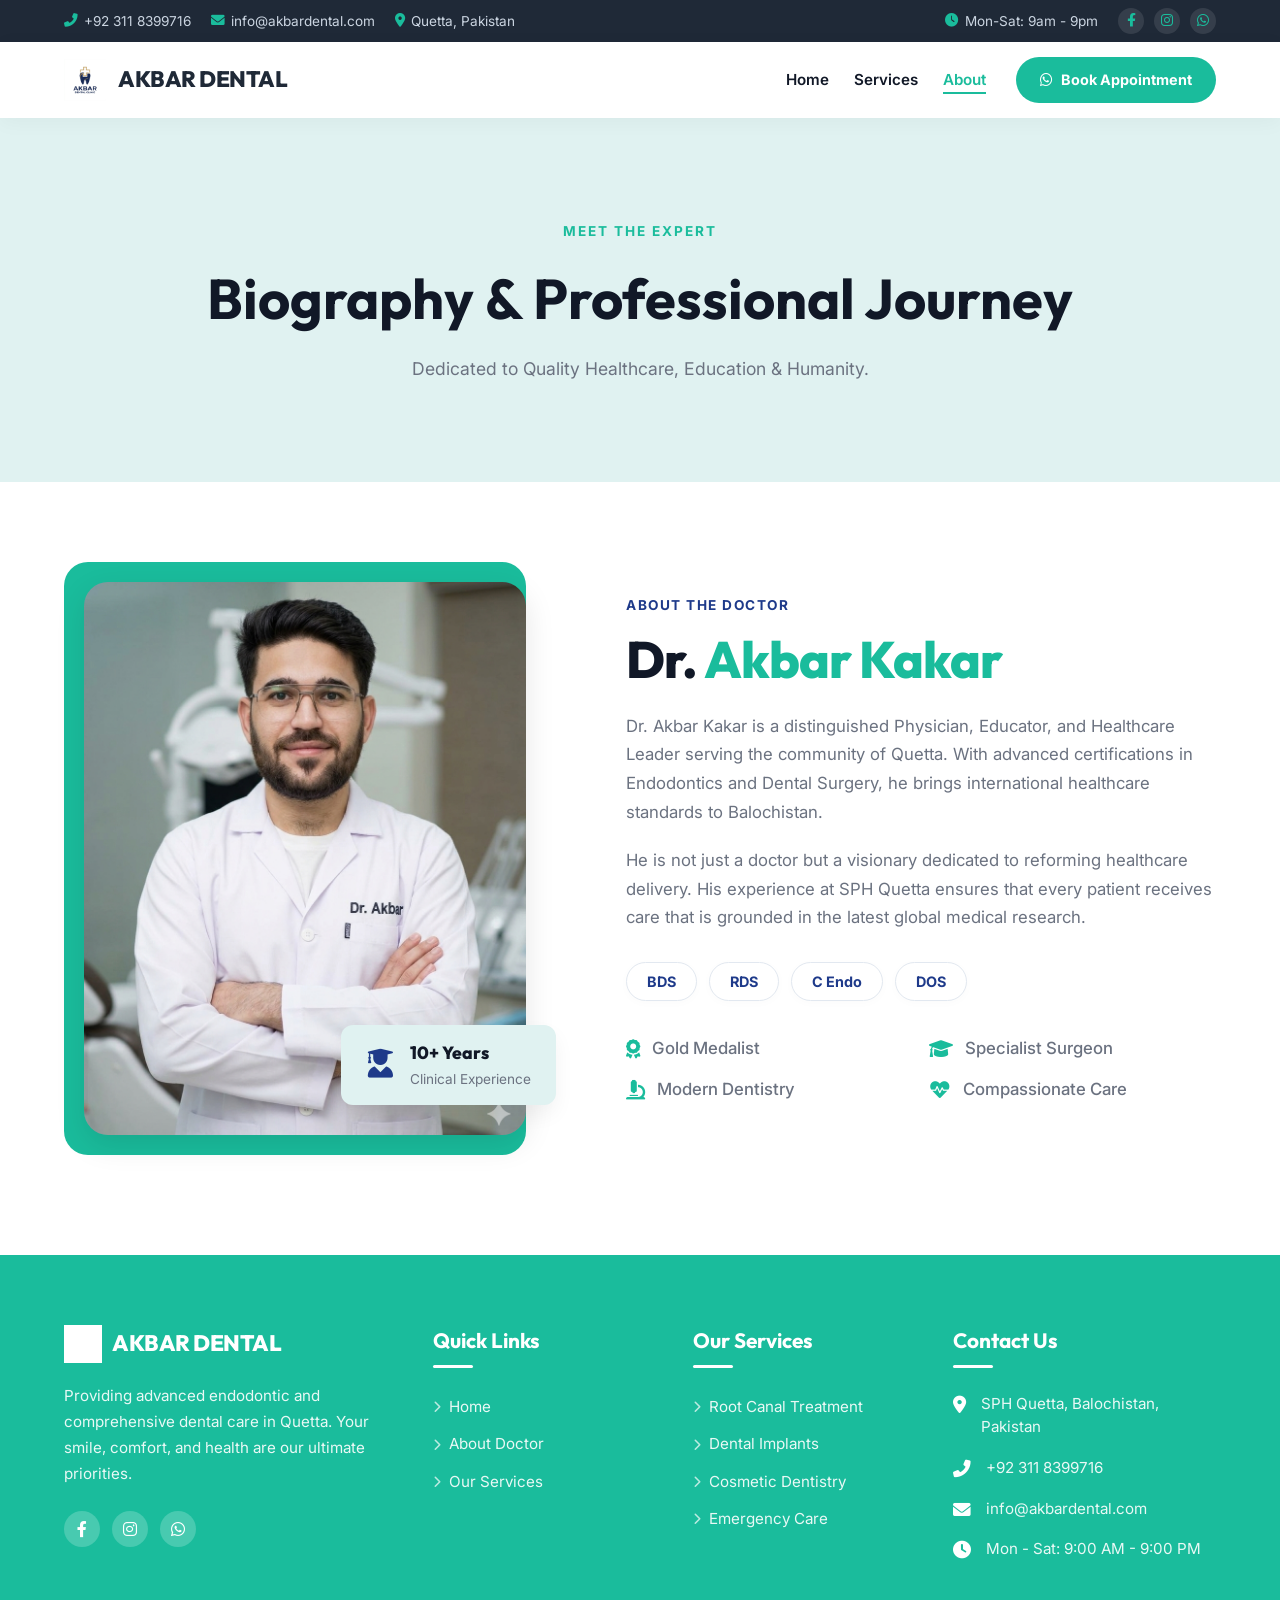
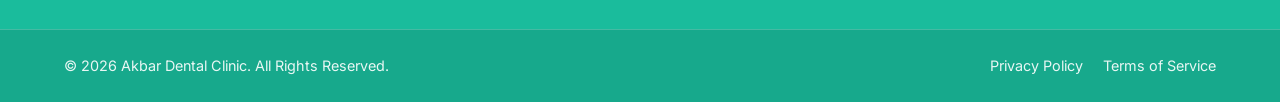
<file: about.html>
<!DOCTYPE html>
<html lang="en">
<head>
    <meta charset="UTF-8">
    <meta name="viewport" content="width=device-width, initial-scale=1.0">
    <title>About Dr. Akbar Kakar | Akbar Dental Clinic Quetta</title>
    <link rel="stylesheet" href="style.css">
    <link rel="stylesheet" href="https://cdnjs.cloudflare.com/ajax/libs/font-awesome/6.0.0/css/all.min.css">
    <link href="https://fonts.googleapis.com/css2?family=Inter:wght@400;600;700&family=Outfit:wght@600;700;800&display=swap" rel="stylesheet">
</head>
<body>
    <!-- Top Bar -->
    <div class="top-bar">
        <div class="container top-bar-container">
            <div class="top-bar-info">
                <a href="tel:+923118399716"><i class="fas fa-phone-alt"></i> +92 311 8399716</a>
                <a href="mailto:info@akbardental.com"><i class="fas fa-envelope"></i> info@akbardental.com</a>
                <span><i class="fas fa-map-marker-alt"></i> Quetta, Pakistan</span>
            </div>
            <div class="top-bar-social">
                <span><i class="fas fa-clock"></i> Mon-Sat: 9am - 9pm</span>
                <div class="social-links">
                    <a href="#"><i class="fab fa-facebook-f"></i></a>
                    <a href="#"><i class="fab fa-instagram"></i></a>
                    <a href="https://wa.me/923118399716"><i class="fab fa-whatsapp"></i></a>
                </div>
            </div>
        </div>
    </div>
    
    <!-- Main Header -->
    <header id="main-header">
        <div class="container nav-container">
            <a href="index.html" class="logo">
                <img src="logo.png" alt="Akbar Dental" class="logo-img">
                <span class="logo-name">AKBAR DENTAL</span>
            </a>
            
            <button class="mobile-menu-btn" aria-label="Toggle Navigation">
                <i class="fas fa-bars"></i>
            </button>

            <nav class="main-nav">
                <ul class="nav-links">
                    <li><a href="index.html">Home</a></li>
                    <li><a href="services.html">Services</a></li>
                    <li><a href="about.html" class="active">About</a></li>
                </ul>
                <div class="nav-cta">
                    <a href="https://wa.me/923118399716" class="btn btn-primary"><i class="fab fa-whatsapp"></i> Book Appointment</a>
                </div>
            </nav>
        </div>
    </header>

    <!-- Mobile Nav Overlay -->
    <div class="mobile-nav-overlay"></div>

    <!-- Mobile Nav Drawer -->
    <nav class="mobile-nav-drawer">
        <div class="drawer-header">
            <a href="index.html" class="drawer-logo">
                <img src="logo.png" alt="Akbar Dental">
                <span>AKBAR DENTAL</span>
            </a>
            <button class="close-btn" aria-label="Close Menu"><i class="fas fa-times"></i></button>
        </div>
        <ul>
            <li><a href="index.html"><i class="fas fa-home"></i> Home</a></li>
            <li><a href="services.html"><i class="fas fa-tooth"></i> Services</a></li>
            <li><a href="about.html" class="active"><i class="fas fa-user-doctor"></i> About</a></li>
        </ul>
        <a href="https://wa.me/923118399716" class="mobile-cta"><i class="fab fa-whatsapp"></i> Book Appointment</a>
    </nav>

    <main>
        <section class="section-padding" style="background-color: var(--mint-bg);">
            <div class="container text-center">
                <span class="hero-tag">Meet the Expert</span>
                <h1 style="font-size: 3.5rem; margin: 15px 0;">Biography & Professional Journey</h1>
                <p style="font-size: 1.1rem; color: var(--text-muted);">Dedicated to Quality Healthcare, Education & Humanity.</p>
            </div>
        </section>

        <section class="about-doctor-section">
            <div class="container about-doc-layout">
                <div class="about-doc-image">
                    <div class="doc-img-wrapper">
                        <div class="doc-img-bg"></div>
                        <img src="dr Akbar standing.png" alt="Dr. Akbar Kakar" class="doc-main-img">
                        <div class="doc-experience-badge">
                            <i class="fa-solid fa-user-graduate"></i>
                            <div class="badge-text">
                                <strong>10+ Years</strong>
                                <span>Clinical Experience</span>
                            </div>
                        </div>
                    </div>
                </div>
                <div class="about-doc-content">
                    <span class="doc-overline">ABOUT THE DOCTOR</span>
                    <h2 class="doc-main-heading">Dr. <span class="accent-text">Akbar Kakar</span></h2>
                    
                    <p class="doc-para">
                        Dr. Akbar Kakar is a distinguished Physician, Educator, and Healthcare Leader serving the community of Quetta. With advanced certifications in Endodontics and Dental Surgery, he brings international healthcare standards to Balochistan.
                    </p>
                    <p class="doc-para">
                        He is not just a doctor but a visionary dedicated to reforming healthcare delivery. His experience at SPH Quetta ensures that every patient receives care that is grounded in the latest global medical research.
                    </p>

                    <div class="doc-credentials">
                        <span class="cred-pill">BDS</span>
                        <span class="cred-pill">RDS</span>
                        <span class="cred-pill">C Endo</span>
                        <span class="cred-pill">DOS</span>
                    </div>

                    <div class="doc-features-grid">
                        <div class="doc-feature-item">
                            <i class="fas fa-award"></i> Gold Medalist
                        </div>
                        <div class="doc-feature-item">
                            <i class="fas fa-graduation-cap"></i> Specialist Surgeon
                        </div>
                        <div class="doc-feature-item">
                            <i class="fas fa-microscope"></i> Modern Dentistry
                        </div>
                        <div class="doc-feature-item">
                            <i class="fas fa-heart-pulse"></i> Compassionate Care
                        </div>
                    </div>
                </div>
            </div>
        </section>
    </main>

    <!-- Professional Footer -->
    <footer class="main-footer">
        <div class="footer-top">
            <div class="container footer-grid">
                <!-- Column 1 -->
                <div class="footer-col brand-col">
                    <a href="index.html" class="footer-logo">
                        <img src="logo.png" alt="Akbar Dental" class="logo-img">
                        <span class="logo-name">AKBAR DENTAL</span>
                    </a>
                    <p class="footer-desc">
                        Providing advanced endodontic and comprehensive dental care in Quetta. Your smile, comfort, and health are our ultimate priorities.
                    </p>
                    <div class="footer-socials">
                        <a href="#"><i class="fab fa-facebook-f"></i></a>
                        <a href="#"><i class="fab fa-instagram"></i></a>
                        <a href="https://wa.me/923118399716"><i class="fab fa-whatsapp"></i></a>
                    </div>
                </div>

                <!-- Column 2 -->
                <div class="footer-col">
                    <h3>Quick Links</h3>
                    <ul class="footer-links">
                        <li><a href="index.html"><i class="fas fa-chevron-right"></i> Home</a></li>
                        <li><a href="about.html"><i class="fas fa-chevron-right"></i> About Doctor</a></li>
                        <li><a href="services.html"><i class="fas fa-chevron-right"></i> Our Services</a></li>
                    </ul>
                </div>

                <!-- Column 3 -->
                <div class="footer-col">
                    <h3>Our Services</h3>
                    <ul class="footer-links">
                        <li><a href="services.html"><i class="fas fa-chevron-right"></i> Root Canal Treatment</a></li>
                        <li><a href="services.html"><i class="fas fa-chevron-right"></i> Dental Implants</a></li>
                        <li><a href="services.html"><i class="fas fa-chevron-right"></i> Cosmetic Dentistry</a></li>
                        <li><a href="services.html"><i class="fas fa-chevron-right"></i> Emergency Care</a></li>
                    </ul>
                </div>

                <!-- Column 4 -->
                <div class="footer-col contact-col">
                    <h3>Contact Us</h3>
                    <ul class="footer-contact-list">
                        <li>
                            <i class="fas fa-map-marker-alt"></i>
                            <span>SPH Quetta, Balochistan, Pakistan</span>
                        </li>
                        <li>
                            <i class="fas fa-phone-alt"></i>
                            <a href="tel:+923118399716">+92 311 8399716</a>
                        </li>
                        <li>
                            <i class="fas fa-envelope"></i>
                            <a href="mailto:info@akbardental.com">info@akbardental.com</a>
                        </li>
                        <li>
                            <i class="fas fa-clock"></i>
                            <span>Mon - Sat: 9:00 AM - 9:00 PM</span>
                        </li>
                    </ul>
                </div>
            </div>
        </div>
        
        <div class="footer-bottom">
            <div class="container footer-bottom-container">
                <p>&copy; 2026 Akbar Dental Clinic. All Rights Reserved.</p>
                <div class="footer-bottom-links">
                    <a href="#">Privacy Policy</a>
                    <a href="#">Terms of Service</a>
                </div>
            </div>
        </div>
    </footer>
</body>
</html>
</file>
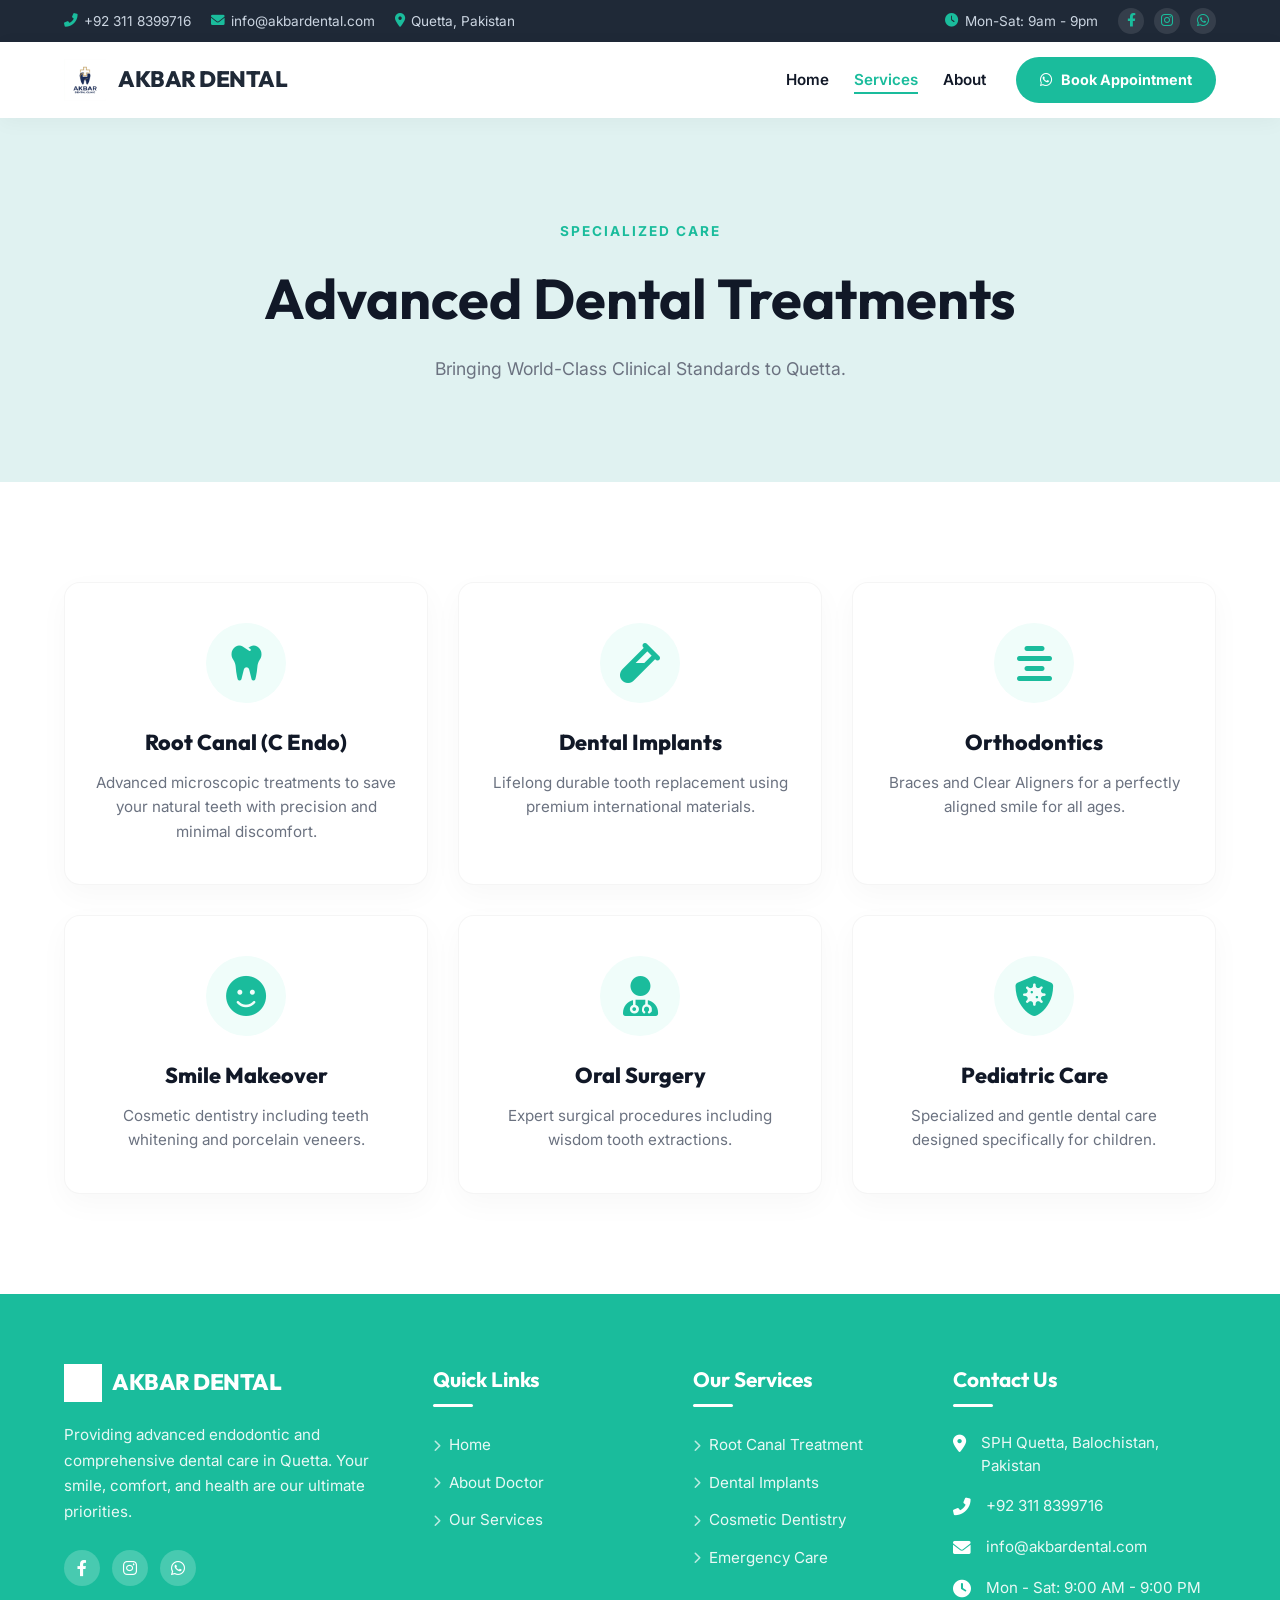
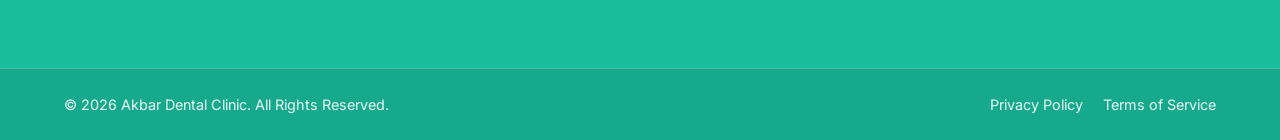
<file: services.html>
<!DOCTYPE html>
<html lang="en">
<head>
    <meta charset="UTF-8">
    <meta name="viewport" content="width=device-width, initial-scale=1.0">
    <title>Services | Akbar Dental Clinic Quetta</title>
    <link rel="stylesheet" href="style.css">
    <link rel="stylesheet" href="https://cdnjs.cloudflare.com/ajax/libs/font-awesome/6.0.0/css/all.min.css">
    <link href="https://fonts.googleapis.com/css2?family=Inter:wght@400;600;700&family=Outfit:wght@600;700;800&display=swap" rel="stylesheet">
</head>
<body>
    <!-- Top Bar -->
    <div class="top-bar">
        <div class="container top-bar-container">
            <div class="top-bar-info">
                <a href="tel:+923118399716"><i class="fas fa-phone-alt"></i> +92 311 8399716</a>
                <a href="mailto:info@akbardental.com"><i class="fas fa-envelope"></i> info@akbardental.com</a>
                <span><i class="fas fa-map-marker-alt"></i> Quetta, Pakistan</span>
            </div>
            <div class="top-bar-social">
                <span><i class="fas fa-clock"></i> Mon-Sat: 9am - 9pm</span>
                <div class="social-links">
                    <a href="#"><i class="fab fa-facebook-f"></i></a>
                    <a href="#"><i class="fab fa-instagram"></i></a>
                    <a href="https://wa.me/923118399716"><i class="fab fa-whatsapp"></i></a>
                </div>
            </div>
        </div>
    </div>
    
    <!-- Main Header -->
    <header id="main-header">
        <div class="container nav-container">
            <a href="index.html" class="logo">
                <img src="logo.png" alt="Akbar Dental" class="logo-img">
                <span class="logo-name">AKBAR DENTAL</span>
            </a>
            
            <button class="mobile-menu-btn" aria-label="Toggle Navigation">
                <i class="fas fa-bars"></i>
            </button>

            <nav class="main-nav">
                <ul class="nav-links">
                    <li><a href="index.html">Home</a></li>
                    <li><a href="services.html" class="active">Services</a></li>
                    <li><a href="about.html">About</a></li>
                </ul>
                <div class="nav-cta">
                    <a href="https://wa.me/923118399716" class="btn btn-primary"><i class="fab fa-whatsapp"></i> Book Appointment</a>
                </div>
            </nav>
        </div>
    </header>

    <!-- Mobile Nav Overlay -->
    <div class="mobile-nav-overlay"></div>

    <!-- Mobile Nav Drawer -->
    <nav class="mobile-nav-drawer">
        <div class="drawer-header">
            <a href="index.html" class="drawer-logo">
                <img src="logo.png" alt="Akbar Dental">
                <span>AKBAR DENTAL</span>
            </a>
            <button class="close-btn" aria-label="Close Menu"><i class="fas fa-times"></i></button>
        </div>
        <ul>
            <li><a href="index.html"><i class="fas fa-home"></i> Home</a></li>
            <li><a href="services.html" class="active"><i class="fas fa-tooth"></i> Services</a></li>
            <li><a href="about.html"><i class="fas fa-user-doctor"></i> About</a></li>
        </ul>
        <a href="https://wa.me/923118399716" class="mobile-cta"><i class="fab fa-whatsapp"></i> Book Appointment</a>
    </nav>

    <main>
        <section class="section-padding" style="background-color: var(--mint-bg);">
            <div class="container text-center">
                <span class="hero-tag">Specialized Care</span>
                <h1 style="font-size: 3.5rem; margin: 15px 0;">Advanced Dental Treatments</h1>
                <p style="font-size: 1.1rem; color: var(--text-muted);">Bringing World-Class Clinical Standards to Quetta.</p>
            </div>
        </section>

        <section class="section-padding">
            <div class="container">
                <div class="expertise-grid">
                    <div class="expertise-card">
                        <div class="icon-wrapper"><i class="fas fa-tooth"></i></div>
                        <h3>Root Canal (C Endo)</h3>
                        <p>Advanced microscopic treatments to save your natural teeth with precision and minimal discomfort.</p>
                    </div>
                    <div class="expertise-card">
                        <div class="icon-wrapper"><i class="fas fa-vial"></i></div>
                        <h3>Dental Implants</h3>
                        <p>Lifelong durable tooth replacement using premium international materials.</p>
                    </div>
                    <div class="expertise-card">
                        <div class="icon-wrapper"><i class="fas fa-align-center"></i></div>
                        <h3>Orthodontics</h3>
                        <p>Braces and Clear Aligners for a perfectly aligned smile for all ages.</p>
                    </div>
                    <div class="expertise-card">
                        <div class="icon-wrapper"><i class="fas fa-smile"></i></div>
                        <h3>Smile Makeover</h3>
                        <p>Cosmetic dentistry including teeth whitening and porcelain veneers.</p>
                    </div>
                    <div class="expertise-card">
                        <div class="icon-wrapper"><i class="fas fa-user-doctor"></i></div>
                        <h3>Oral Surgery</h3>
                        <p>Expert surgical procedures including wisdom tooth extractions.</p>
                    </div>
                    <div class="expertise-card">
                        <div class="icon-wrapper"><i class="fas fa-shield-virus"></i></div>
                        <h3>Pediatric Care</h3>
                        <p>Specialized and gentle dental care designed specifically for children.</p>
                    </div>
                </div>
            </div>
        </section>
    </main>

    <!-- Professional Footer -->
    <footer class="main-footer">
        <div class="footer-top">
            <div class="container footer-grid">
                <!-- Column 1 -->
                <div class="footer-col brand-col">
                    <a href="index.html" class="footer-logo">
                        <img src="logo.png" alt="Akbar Dental" class="logo-img">
                        <span class="logo-name">AKBAR DENTAL</span>
                    </a>
                    <p class="footer-desc">
                        Providing advanced endodontic and comprehensive dental care in Quetta. Your smile, comfort, and health are our ultimate priorities.
                    </p>
                    <div class="footer-socials">
                        <a href="#"><i class="fab fa-facebook-f"></i></a>
                        <a href="#"><i class="fab fa-instagram"></i></a>
                        <a href="https://wa.me/923118399716"><i class="fab fa-whatsapp"></i></a>
                    </div>
                </div>

                <!-- Column 2 -->
                <div class="footer-col">
                    <h3>Quick Links</h3>
                    <ul class="footer-links">
                        <li><a href="index.html"><i class="fas fa-chevron-right"></i> Home</a></li>
                        <li><a href="about.html"><i class="fas fa-chevron-right"></i> About Doctor</a></li>
                        <li><a href="services.html"><i class="fas fa-chevron-right"></i> Our Services</a></li>
                    </ul>
                </div>

                <!-- Column 3 -->
                <div class="footer-col">
                    <h3>Our Services</h3>
                    <ul class="footer-links">
                        <li><a href="services.html"><i class="fas fa-chevron-right"></i> Root Canal Treatment</a></li>
                        <li><a href="services.html"><i class="fas fa-chevron-right"></i> Dental Implants</a></li>
                        <li><a href="services.html"><i class="fas fa-chevron-right"></i> Cosmetic Dentistry</a></li>
                        <li><a href="services.html"><i class="fas fa-chevron-right"></i> Emergency Care</a></li>
                    </ul>
                </div>

                <!-- Column 4 -->
                <div class="footer-col contact-col">
                    <h3>Contact Us</h3>
                    <ul class="footer-contact-list">
                        <li>
                            <i class="fas fa-map-marker-alt"></i>
                            <span>SPH Quetta, Balochistan, Pakistan</span>
                        </li>
                        <li>
                            <i class="fas fa-phone-alt"></i>
                            <a href="tel:+923118399716">+92 311 8399716</a>
                        </li>
                        <li>
                            <i class="fas fa-envelope"></i>
                            <a href="mailto:info@akbardental.com">info@akbardental.com</a>
                        </li>
                        <li>
                            <i class="fas fa-clock"></i>
                            <span>Mon - Sat: 9:00 AM - 9:00 PM</span>
                        </li>
                    </ul>
                </div>
            </div>
        </div>
        
        <div class="footer-bottom">
            <div class="container footer-bottom-container">
                <p>&copy; 2026 Akbar Dental Clinic. All Rights Reserved.</p>
                <div class="footer-bottom-links">
                    <a href="#">Privacy Policy</a>
                    <a href="#">Terms of Service</a>
                </div>
            </div>
        </div>
    </footer>
</body>
</html>
</file>
<file: style.css>
:root {
    --primary: #22c55e; /* Vibrant Green */
    --teal: #1abc9c; /* Custom Teal from User Image */
    --navy: #1f2937;
    --mint-bg: #e0f2f1;
    --white: #ffffff;
    --text-dark: #111827;
    --text-muted: #6b7280;
    --transition: all 0.3s ease;
    --shadow-soft: 0 10px 40px rgba(0,0,0,0.05);
}

* { margin: 0; padding: 0; box-sizing: border-box; }
body { font-family: 'Inter', sans-serif; color: var(--text-dark); line-height: 1.5; overflow-x: hidden; }
.text-center { text-align: center; }
h1, h2, h3 { font-family: 'Outfit', sans-serif; font-weight: 700; }
.container { max-width: 1200px; margin: 0 auto; padding: 0 24px; }

/* Top Bar */
.top-bar { background: var(--navy); color: var(--white); padding: 8px 0; font-size: 0.85rem; font-family: 'Inter', sans-serif; }
.top-bar-container { display: flex; justify-content: space-between; align-items: center; }
.top-bar-info { display: flex; gap: 20px; align-items: center; }
.top-bar-info a, .top-bar-info span { color: #cbd5e1; text-decoration: none; display: flex; align-items: center; gap: 6px; transition: var(--transition); }
.top-bar-info a:hover { color: var(--teal); }
.top-bar-info i { color: var(--teal); }
.top-bar-social { display: flex; gap: 20px; align-items: center; }
.top-bar-social span { color: #cbd5e1; display: flex; align-items: center; gap: 6px; }
.top-bar-social i { color: var(--teal); }
.social-links { display: flex; gap: 10px; }
.social-links a { color: #cbd5e1; background: rgba(255,255,255,0.1); width: 26px; height: 26px; border-radius: 50%; display: flex; align-items: center; justify-content: center; text-decoration: none; transition: var(--transition); }
.social-links a:hover { background: var(--teal); color: var(--white); transform: translateY(-2px); }

/* Main Header */
#main-header { background: var(--white); padding: 15px 0; box-shadow: 0 4px 20px rgba(0,0,0,0.04); position: sticky; top: 0; z-index: 1000; transition: var(--transition); }
.nav-container { display: flex; justify-content: space-between; align-items: center; }
.logo { display: flex; align-items: center; gap: 12px; text-decoration: none; }
.logo-img { height: 42px; }
.logo-name { font-weight: 800; font-family: 'Outfit', sans-serif; color: var(--navy); font-size: 1.4rem; letter-spacing: -0.5px; }
.main-nav { display: flex; align-items: center; gap: 30px; }
.nav-links { display: flex; list-style: none; gap: 25px; align-items: center; }
.nav-links a { text-decoration: none; color: var(--text-dark); font-weight: 600; font-size: 0.95rem; font-family: 'Inter', sans-serif; transition: var(--transition); position: relative; }
.nav-links a::after { content: ''; position: absolute; bottom: -5px; left: 0; width: 0; height: 2px; background: var(--teal); transition: var(--transition); }
.nav-links a:hover::after, .nav-links a.active::after { width: 100%; }
.nav-links a:hover, .nav-links a.active { color: var(--teal); }
.mobile-menu-btn { display: none; background: none; border: none; font-size: 1.5rem; color: var(--navy); cursor: pointer; }

.btn { padding: 10px 24px; border-radius: 50px; text-decoration: none; font-weight: 600; font-size: 0.9rem; transition: var(--transition); display: inline-block; }
.btn-primary { background: var(--teal); color: var(--white); }
.nav-cta .btn { display: flex; align-items: center; gap: 8px; padding: 12px 24px; font-weight: 700; }
.nav-cta .btn:hover { background: var(--navy); transform: translateY(-2px); box-shadow: 0 10px 20px rgba(0,0,0,0.1); }

/* Screenshot Inspired Hero Section */
.hero-screenshot-section { padding: 80px 0 120px; background: linear-gradient(180deg, #e0f2f1 0%, #ffffff 100%); }
.hero-layout { display: grid; grid-template-columns: 1.1fr 0.9fr; gap: 60px; align-items: center; }

.patient-badge { background: #fff; padding: 6px 16px; border-radius: 50px; display: inline-flex; align-items: center; gap: 8px; font-size: 0.85rem; font-weight: 600; color: var(--teal); margin-bottom: 25px; box-shadow: 0 4px 10px rgba(0,0,0,0.03); }
.patient-badge .dot { width: 8px; height: 8px; background: var(--teal); border-radius: 50%; }

.hero-main-title { font-size: 4.8rem; line-height: 1; color: var(--text-dark); margin-bottom: 25px; }
.accent-text { color: var(--teal); }
.hero-subtitle { font-size: 1.15rem; color: var(--text-muted); margin-bottom: 40px; max-width: 520px; }

.hero-cta-group { display: flex; gap: 16px; margin-bottom: 60px; }
.btn-whatsapp { background: var(--teal); color: #fff; padding: 16px 32px; font-size: 1.05rem; display: flex; align-items: center; gap: 10px; }
.btn-whatsapp:hover { transform: translateY(-2px); box-shadow: 0 10px 20px rgba(26, 188, 156, 0.3); }
.btn-ghost { background: #f8fafc; color: var(--text-dark); padding: 16px 32px; font-size: 1.05rem; display: flex; align-items: center; gap: 10px; }
.btn-ghost:hover { background: #f1f5f9; }

/* Quick Stats Bar */
.hero-quick-stats { display: flex; gap: 30px; }
.q-stat { background: #fff; padding: 15px 20px; border-radius: 16px; display: flex; align-items: center; gap: 15px; box-shadow: var(--shadow-soft); transition: var(--transition); border: 1px solid #f1f5f9; min-width: 160px; }
.q-stat:hover { transform: translateY(-5px); box-shadow: 0 15px 30px rgba(0,0,0,0.08); }
.q-stat-icon { width: 40px; height: 40px; background: #f0fdfa; border-radius: 50%; display: flex; align-items: center; justify-content: center; color: var(--teal); font-size: 1.1rem; }
.q-stat-info strong { display: block; font-size: 1.1rem; color: var(--text-dark); }
.q-stat-info span { font-size: 0.8rem; color: var(--text-muted); font-weight: 500; }

/* Right-Side Feature Card */
.hero-right { display: flex; justify-content: flex-end; }
.image-card-main { background: #80cbc4; width: 420px; height: 500px; border-radius: 30px; position: relative; display: flex; align-items: flex-end; justify-content: center; overflow: visible; box-shadow: 0 30px 60px rgba(0,0,0,0.1); }

.trust-badge { position: absolute; top: -20px; right: -20px; background: #fff; padding: 15px 20px; border-radius: 20px; box-shadow: 0 10px 25px rgba(0,0,0,0.1); text-align: center; z-index: 10; min-width: 160px; }
.trust-badge .stars { color: #fbbf24; font-size: 0.8rem; margin-bottom: 5px; }
.trust-badge span { font-size: 0.8rem; font-weight: 700; color: var(--text-dark); display: block; }

.dr-image-box { width: 100%; height: 100%; overflow: hidden; border-radius: 30px; display: flex; align-items: flex-end; }
.hero-dr-img { width: 100%; object-fit: contain; }

.floating-tag { background: #fff; padding: 15px 20px; border-radius: 20px; position: absolute; display: flex; align-items: center; gap: 15px; box-shadow: 0 15px 30px rgba(0,0,0,0.08); min-width: 240px; z-index: 5; }
.floating-tag i { width: 40px; height: 40px; background: #f0fdfa; border-radius: 12px; display: flex; align-items: center; justify-content: center; color: var(--teal); font-size: 1.2rem; }
.tag-content strong { display: block; font-size: 0.95rem; color: var(--text-dark); }
.tag-content span { font-size: 0.75rem; color: var(--text-muted); font-weight: 600; }

.tag-top { top: 60%; left: -80px; }
.tag-bottom { bottom: 10%; left: -40px; }

.tag-bottom { bottom: 10%; left: -40px; }

/* Stats Grid Section */
.stats-grid-section { padding: 60px 0; background-color: #f8fafc; }
.stats-grid { display: grid; grid-template-columns: repeat(4, 1fr); gap: 30px; }
.stat-card { background: var(--white); padding: 40px 25px; border-radius: 12px; box-shadow: 0 10px 30px rgba(0,0,0,0.04); text-align: center; transition: var(--transition); display: flex; flex-direction: column; align-items: center; border: 1px solid rgba(0,0,0,0.03); }
.stat-card:hover { transform: translateY(-5px); box-shadow: 0 15px 40px rgba(0,0,0,0.08); }
.stat-card i { font-size: 3.5rem; color: var(--teal); margin-bottom: 20px; }
.stat-card h3 { font-size: 1.35rem; font-family: 'Outfit', sans-serif; font-weight: 800; color: var(--text-dark); margin-bottom: 15px; line-height: 1.3; letter-spacing: -0.5px; }
.stat-card p { font-size: 0.95rem; color: var(--text-muted); line-height: 1.6; font-family: 'Inter', sans-serif; margin: 0; }

/* Service Cards */
.section-padding { padding: 100px 0; }
.hero-tag { color: var(--teal); font-weight: 700; font-size: 0.85rem; text-transform: uppercase; letter-spacing: 2px; }
.accent-color { color: var(--teal); }
/* Expertise Cards */
.expertise-grid { display: grid; grid-template-columns: repeat(3, 1fr); gap: 30px; }
.expertise-card { background: #fff; padding: 40px 30px; border-radius: 16px; box-shadow: 0 10px 30px rgba(0,0,0,0.03); text-align: center; transition: var(--transition); border: 1px solid rgba(0,0,0,0.04); height: 100%; display: flex; flex-direction: column; align-items: center; }
.expertise-card:hover { transform: translateY(-8px); box-shadow: 0 20px 40px rgba(20, 184, 166, 0.1); border-color: rgba(20, 184, 166, 0.2); }
.expertise-card .icon-wrapper { width: 80px; height: 80px; background: #f0fdfa; border-radius: 50%; display: flex; align-items: center; justify-content: center; margin-bottom: 25px; transition: var(--transition); }
.expertise-card:hover .icon-wrapper { background: var(--teal); }
.expertise-card i { font-size: 2.5rem; color: var(--teal); transition: var(--transition); }
.expertise-card:hover i { color: #fff; }
.expertise-card h3 { font-size: 1.35rem; margin-bottom: 15px; font-family: 'Outfit', sans-serif; color: var(--text-dark); font-weight: 800; line-height: 1.3; }
.expertise-card p { font-size: 0.95rem; color: var(--text-muted); line-height: 1.6; margin: 0; }

/* Clinical Expertise Detailed Section */
.clinical-expertise-section { padding-top: 100px; padding-bottom: 120px; }
.section-header { text-align: center; margin-bottom: 60px; padding: 0 20px; }
.section-title { font-family: 'Outfit', sans-serif; font-size: 3.5rem; color: var(--text-dark); margin-bottom: 20px; font-weight: 800; letter-spacing: -1px; line-height: 1.1; display: inline-block; }
.title-separator { width: 80px; height: 4px; background-color: var(--teal); margin: 0 auto 30px; border-radius: 2px; }
.section-subtitle { max-width: 650px; margin: 0 auto; color: var(--text-muted); font-size: 1.15rem; line-height: 1.7; font-family: 'Inter', sans-serif; }

.expertise-detail-layout { display: grid; grid-template-columns: 1fr 1fr; gap: 60px; align-items: stretch; }
.expertise-image-wrapper { width: 100%; position: relative; height: 100%; }
.expertise-image-wrapper::before { content: ''; position: absolute; top: -20px; left: -20px; right: 20px; bottom: 20px; background-color: var(--mint-bg); border-radius: 24px; z-index: -1; }
.expertise-img { width: 100%; height: 100%; aspect-ratio: 1/1; border-radius: 24px; box-shadow: 0 20px 40px rgba(0,0,0,0.08); object-fit: cover; display: block; }

.expertise-content-wrapper { display: flex; flex-direction: column; justify-content: space-between; padding: 10px 0; height: 100%; }

.expertise-heading-teal { font-family: 'Outfit', sans-serif; font-weight: 800; font-size: 2.8rem; color: var(--teal); margin-bottom: 0; line-height: 1.1; letter-spacing: -1px; white-space: normal; word-break: break-word; }
.expertise-desc { color: var(--text-dark); font-size: 1.1rem; line-height: 1.8; margin-bottom: 0; font-family: 'Inter', sans-serif; font-weight: 400; }

.expertise-check-list { list-style: none; margin-top: 0; margin-bottom: 0; }
.expertise-check-list li { display: flex; align-items: flex-start; gap: 15px; margin-bottom: 20px; color: var(--text-dark); font-weight: 600; font-size: 1.1rem; line-height: 1.5; font-family: 'Inter', sans-serif; }
.expertise-check-list i { color: var(--teal); font-size: 1.4rem; margin-top: 2px; }

/* About Doctor Section */
.about-doctor-section { padding: 100px 0; background: var(--white); }
.about-doc-layout { display: grid; grid-template-columns: 0.9fr 1.1fr; gap: 80px; align-items: center; }

.about-doc-image { position: relative; padding-right: 20px; padding-bottom: 20px; padding-left: 20px; }
.doc-img-wrapper { position: relative; border-radius: 24px; z-index: 1; }
.doc-img-bg { position: absolute; top: -20px; bottom: -20px; left: -20px; right: 0; background-color: var(--teal); border-radius: 24px; z-index: -1; }
.doc-main-img { width: 100%; border-radius: 24px; display: block; box-shadow: 0 10px 30px rgba(0,0,0,0.1); object-fit: cover; aspect-ratio: 4/5; }

.doc-experience-badge { position: absolute; bottom: 30px; right: -30px; background: #e0f2f1; padding: 15px 25px; border-radius: 12px; display: flex; align-items: center; gap: 15px; box-shadow: 0 10px 20px rgba(0,0,0,0.05); }
.doc-experience-badge i { font-size: 1.8rem; color: #1e3a8a; }
.badge-text strong { display: block; font-size: 1.1rem; color: var(--text-dark); font-weight: 800; font-family: 'Outfit', sans-serif; }
.badge-text span { font-size: 0.85rem; color: var(--text-muted); }

.doc-overline { display: block; font-size: 0.85rem; font-weight: 700; color: #1e3a8a; letter-spacing: 1.5px; margin-bottom: 15px; text-transform: uppercase; }
.doc-main-heading { font-family: 'Outfit', sans-serif; font-size: 3.2rem; color: var(--text-dark); font-weight: 800; line-height: 1.1; margin-bottom: 25px; letter-spacing: -1px; }

.doc-para { font-size: 1.05rem; color: var(--text-muted); line-height: 1.7; margin-bottom: 20px; }

.doc-credentials { display: flex; gap: 12px; flex-wrap: wrap; margin-top: 30px; margin-bottom: 35px; }
.cred-pill { padding: 8px 20px; border: 1px solid #e2e8f0; border-radius: 50px; font-size: 0.9rem; font-weight: 700; color: #1e3a8a; background: var(--white); box-shadow: 0 2px 10px rgba(0,0,0,0.02); }

.doc-features-grid { display: grid; grid-template-columns: 1fr 1fr; gap: 15px; margin-bottom: 40px; }
.doc-feature-item { display: flex; align-items: center; gap: 12px; font-size: 1.05rem; color: var(--text-muted); font-weight: 500; }
.doc-feature-item i { color: var(--teal); font-size: 1.2rem; }

.doc-btn { padding: 14px 32px; font-size: 1rem; border-radius: 8px; }

/* Why Choose Us Section */
.why-choose-grid { display: grid; grid-template-columns: repeat(3, 1fr); gap: 30px; }
.why-card { background: #f8fafc; padding: 40px 30px; border-radius: 12px; text-align: left; transition: var(--transition); border: 1px solid rgba(0,0,0,0.03); }
.why-card:hover { transform: translateY(-5px); box-shadow: 0 15px 30px rgba(0,0,0,0.05); background: var(--white); border-color: rgba(20, 184, 166, 0.1); }
.why-icon { font-size: 2.2rem; color: var(--teal); margin-bottom: 20px; display: block; }
.why-card h3 { font-size: 1.35rem; font-family: 'Outfit', sans-serif; color: var(--text-dark); font-weight: 800; margin-bottom: 15px; line-height: 1.3; letter-spacing: -0.5px; }
.why-card p { font-size: 0.95rem; color: var(--text-muted); line-height: 1.6; margin: 0; font-family: 'Inter', sans-serif; }

/* How It Works Section */
.steps-grid { display: grid; grid-template-columns: repeat(3, 1fr); gap: 40px; }
.step-card { text-align: center; padding: 20px; transition: var(--transition); }
.step-number { width: 70px; height: 70px; background: var(--teal); color: var(--white); font-size: 1.8rem; font-weight: 800; font-family: 'Outfit', sans-serif; border-radius: 50%; display: flex; align-items: center; justify-content: center; margin: 0 auto 25px; box-shadow: 0 10px 25px rgba(20, 184, 166, 0.3); }
.step-card h3 { font-size: 1.35rem; font-family: 'Outfit', sans-serif; color: var(--text-dark); font-weight: 800; margin-bottom: 15px; line-height: 1.3; }
.step-card p { font-size: 0.95rem; color: var(--text-muted); line-height: 1.6; margin: 0; font-family: 'Inter', sans-serif; }

/* Vision Section */
.vision-section .btn:hover { transform: translateY(-3px); box-shadow: 0 10px 20px rgba(0,0,0,0.2); }

/* Testimonials Section */
.testimonial-row { display: flex; overflow: hidden; gap: 20px; padding: 20px 0; mask-image: linear-gradient(to right, transparent, black 10%, black 90%, transparent); }
.testimonial-track { display: flex; gap: 25px; animation: scroll-left 50s linear infinite; width: max-content; }
.testimonial-track-reverse { display: flex; gap: 25px; animation: scroll-right 50s linear infinite; width: max-content; }

.testimonial-card { background: var(--white); padding: 30px; border-radius: 20px; box-shadow: 0 10px 30px rgba(0,0,0,0.03); border: 1px solid rgba(0,0,0,0.02); min-width: 350px; white-space: normal; transition: var(--transition); }
.testimonial-card:hover { transform: scale(1.02); border-color: var(--teal); }
.testimonial-card .stars { color: #fbbf24; margin-bottom: 12px; font-size: 0.85rem; }
.testimonial-card p { font-size: 1.05rem; color: var(--text-dark); line-height: 1.6; font-family: 'Inter', sans-serif; margin-bottom: 15px; }
.patient-name { font-weight: 700; color: var(--teal); font-family: 'Outfit', sans-serif; font-size: 0.95rem; display: block; }

@keyframes scroll-left {
    0% { transform: translateX(0); }
    100% { transform: translateX(calc(-50% - 12.5px)); }
}
@keyframes scroll-right {
    0% { transform: translateX(calc(-50% - 12.5px)); }
    100% { transform: translateX(0); }
}

/* FAQ Section */
.faq-accordion { display: flex; flex-direction: column; gap: 15px; }
.faq-item { background: #f8fafc; border: 1px solid rgba(0,0,0,0.03); border-radius: 12px; overflow: hidden; transition: var(--transition); }
.faq-item:hover { box-shadow: 0 5px 15px rgba(0,0,0,0.03); border-color: rgba(20, 184, 166, 0.2); }
.faq-question { width: 100%; text-align: left; background: none; border: none; padding: 20px 25px; font-size: 1.15rem; font-family: 'Outfit', sans-serif; font-weight: 700; color: var(--text-dark); cursor: pointer; display: flex; justify-content: space-between; align-items: center; transition: var(--transition); }
.faq-question i { color: var(--teal); transition: transform 0.3s ease; }
.faq-question.active i { transform: rotate(180deg); }
.faq-answer { max-height: 0; overflow: hidden; transition: max-height 0.3s ease-out; background: var(--white); }
.faq-answer p { padding: 0 25px 20px; color: var(--text-muted); font-size: 1.05rem; line-height: 1.6; margin: 0; font-family: 'Inter', sans-serif; }

/* Professional Footer */
.main-footer { background: var(--teal); color: var(--white); padding-top: 70px; font-family: 'Inter', sans-serif; }
.footer-grid { display: grid; grid-template-columns: 1.5fr 1fr 1fr 1.2fr; gap: 40px; margin-bottom: 50px; }
.footer-logo { display: flex; align-items: center; gap: 10px; text-decoration: none; margin-bottom: 20px; }
.footer-logo .logo-img { height: 38px; filter: brightness(0) invert(1); }
.footer-logo .logo-name { font-weight: 800; font-family: 'Outfit', sans-serif; color: var(--white); font-size: 1.4rem; letter-spacing: -0.5px; }
.footer-desc { color: rgba(255,255,255,0.9); font-size: 0.95rem; line-height: 1.7; margin-bottom: 25px; }
.footer-socials { display: flex; gap: 12px; }
.footer-socials a { width: 36px; height: 36px; background: rgba(255,255,255,0.2); color: var(--white); border-radius: 50%; display: flex; align-items: center; justify-content: center; text-decoration: none; transition: var(--transition); }
.footer-socials a:hover { background: var(--white); color: var(--teal); transform: translateY(-3px); box-shadow: 0 5px 15px rgba(0, 0, 0, 0.1); }

.footer-col h3 { font-family: 'Outfit', sans-serif; font-size: 1.3rem; font-weight: 700; color: var(--white); margin-bottom: 25px; position: relative; padding-bottom: 12px; }
.footer-col h3::after { content: ''; position: absolute; bottom: 0; left: 0; width: 40px; height: 3px; background: var(--white); border-radius: 2px; }

.footer-links { list-style: none; padding: 0; margin: 0; }
.footer-links li { margin-bottom: 12px; }
.footer-links a { color: rgba(255,255,255,0.9); text-decoration: none; font-size: 0.95rem; transition: var(--transition); display: inline-flex; align-items: center; gap: 8px; }
.footer-links a i { font-size: 0.75rem; color: var(--white); opacity: 0.7; transition: var(--transition); }
.footer-links a:hover { color: var(--white); transform: translateX(5px); }
.footer-links a:hover i { opacity: 1; }

.footer-contact-list { list-style: none; padding: 0; margin: 0; }
.footer-contact-list li { display: flex; gap: 15px; margin-bottom: 18px; color: rgba(255,255,255,0.9); font-size: 0.95rem; line-height: 1.5; }
.footer-contact-list i { color: var(--white); font-size: 1.1rem; margin-top: 3px; }
.footer-contact-list a { color: rgba(255,255,255,0.9); text-decoration: none; transition: var(--transition); }
.footer-contact-list a:hover { color: var(--white); text-decoration: underline; }

.footer-bottom { border-top: 1px solid rgba(255,255,255,0.2); padding: 25px 0; background: rgba(0,0,0,0.1); }
.footer-bottom-container { display: flex; justify-content: space-between; align-items: center; }
.footer-bottom p { color: rgba(255,255,255,0.9); font-size: 0.9rem; margin: 0; }
.footer-bottom-links { display: flex; gap: 20px; }
.footer-bottom-links a { color: rgba(255,255,255,0.9); text-decoration: none; font-size: 0.9rem; transition: var(--transition); }
.footer-bottom-links a:hover { color: var(--white); }

/* ===== RESPONSIVE STYLES ===== */

/* Mobile Nav Overlay */
.mobile-nav-overlay {
    display: none;
    position: fixed;
    inset: 0;
    background: rgba(0,0,0,0.5);
    z-index: 998;
    opacity: 0;
    transition: opacity 0.3s ease;
}
.mobile-nav-overlay.active { display: block; opacity: 1; }

/* Mobile Nav Drawer */
.mobile-nav-drawer {
    display: none;
    position: fixed;
    top: 0;
    left: 0;
    width: 280px;
    height: 100%;
    background: var(--white);
    z-index: 999;
    padding: 30px 25px;
    transform: translateX(-100%);
    transition: transform 0.35s cubic-bezier(0.4,0,0.2,1);
    overflow-y: auto;
    box-shadow: 5px 0 30px rgba(0,0,0,0.1);
    flex-direction: column;
    gap: 0;
}
.mobile-nav-drawer.active { transform: translateX(0); }
.mobile-nav-drawer .drawer-header { display: flex; justify-content: space-between; align-items: center; margin-bottom: 35px; }
.mobile-nav-drawer .drawer-logo { display: flex; align-items: center; gap: 10px; text-decoration: none; }
.mobile-nav-drawer .drawer-logo img { height: 36px; }
.mobile-nav-drawer .drawer-logo span { font-family: 'Outfit', sans-serif; font-weight: 800; color: var(--navy); font-size: 1.1rem; }
.mobile-nav-drawer .close-btn { background: none; border: none; font-size: 1.4rem; color: var(--navy); cursor: pointer; }
.mobile-nav-drawer ul { list-style: none; padding: 0; margin: 0 0 30px; }
.mobile-nav-drawer ul li { border-bottom: 1px solid #f1f5f9; }
.mobile-nav-drawer ul li a { display: flex; align-items: center; gap: 10px; padding: 16px 0; text-decoration: none; color: var(--text-dark); font-weight: 600; font-size: 1rem; font-family: 'Inter', sans-serif; transition: var(--transition); }
.mobile-nav-drawer ul li a:hover, .mobile-nav-drawer ul li a.active { color: var(--teal); }
.mobile-nav-drawer .mobile-cta { display: block; background: var(--teal); color: white; text-align: center; padding: 14px 20px; border-radius: 50px; text-decoration: none; font-weight: 700; font-size: 1rem; font-family: 'Inter', sans-serif; }
.mobile-nav-drawer .mobile-cta i { margin-right: 8px; }

/* Tablet (992px - 1100px) */
@media (max-width: 1100px) {
    .hero-layout { grid-template-columns: 1fr; gap: 50px; text-align: center; }
    .hero-left { display: flex; flex-direction: column; align-items: center; }
    .hero-right { justify-content: center; }
    .tag-top { top: 50%; left: -30px; }
    .tag-bottom { bottom: 5%; left: -20px; }
    .hero-main-title { font-size: 3.2rem; }
    .hero-subtitle { max-width: 100%; text-align: center; }
    .hero-cta-group { justify-content: center; }
    .hero-quick-stats { justify-content: center; }
    .stats-grid { grid-template-columns: repeat(2, 1fr); }
    .section-title { font-size: 2.8rem; }
}

/* Tablet Portrait (768px - 992px) */
@media (max-width: 992px) {
    .container { padding: 0 20px; }
    .section-padding { padding: 70px 0; }
    .section-title { font-size: 2.4rem; }
    .section-subtitle { font-size: 1.05rem; text-align: center; }
    .section-header { text-align: center; }

    /* Top Bar */
    .top-bar-info { display: none; }
    .top-bar-social { width: 100%; justify-content: center; }

    /* Header */
    .main-nav { display: none; }
    .mobile-menu-btn { display: block; }
    .mobile-nav-drawer { display: flex; }

    /* Hero */
    .hero-screenshot-section { padding: 55px 0 75px; }
    .hero-main-title { font-size: 2.8rem; }
    .hero-subtitle { font-size: 1.05rem; text-align: center; }
    .hero-cta-group { justify-content: center; flex-wrap: wrap; gap: 12px; }
    .hero-quick-stats { flex-wrap: wrap; justify-content: center; gap: 12px; }
    .q-stat { min-width: 140px; }
    .image-card-main { width: 360px; height: 440px; }

    /* Stats Grid */
    .stats-grid { grid-template-columns: repeat(2, 1fr); }
    .stat-card { padding: 30px 20px; }
    .stat-card i { font-size: 2.8rem; }
    .stat-card h3 { font-size: 1.2rem; }

    /* Expertise Grid */
    .expertise-grid { grid-template-columns: repeat(2, 1fr); }
    .expertise-detail-layout { grid-template-columns: 1fr; gap: 50px; }
    .expertise-heading-teal { font-size: 2.2rem; white-space: normal; }

    /* About Doctor */
    .about-doc-layout { grid-template-columns: 1fr; gap: 50px; text-align: center; }
    .about-doc-image { padding: 20px; max-width: 440px; margin: 0 auto; }
    .about-doc-content { text-align: center; }
    .doc-experience-badge { right: 0; bottom: -20px; }
    .doc-credentials { justify-content: center; }
    .doc-features-grid { grid-template-columns: 1fr 1fr; text-align: left; display: inline-grid; }
    .doc-para { text-align: left; }

    /* Why Choose / Steps */
    .why-choose-grid { grid-template-columns: repeat(2, 1fr); }
    .steps-grid { grid-template-columns: repeat(2, 1fr); }
    .why-card { text-align: center; }
    .why-icon { display: block; margin: 0 auto 20px; }

    /* FAQ */
    .faq-question { font-size: 1rem; padding: 16px 20px; }

    /* Footer */
    .footer-grid { grid-template-columns: 1fr 1fr; gap: 35px; }
}

/* Mobile (max 768px) */
@media (max-width: 768px) {
    .container { padding: 0 15px; }
    .section-padding { padding: 55px 0; }
    .section-title { font-size: 2rem !important; letter-spacing: -0.5px; }
    .section-subtitle { font-size: 0.97rem; text-align: center; }
    .section-header { text-align: center; padding: 0 5px; }
    .hero-tag, .doc-overline { font-size: 0.78rem; }
    /* Global center all headings and text on mobile */
    h1, h2, h3, .hero-tag, .doc-overline, .hero-subtitle, .section-subtitle, .hero-main-title { text-align: center; }
    .hero-left, .hero-right, .stat-card, .expertise-card, .why-card, .step-card { text-align: center; }
    .doc-overline { display: block; text-align: center; }

    /* Top Bar - hide on mobile */
    .top-bar { display: none; }

    /* Hero */
    .hero-screenshot-section { padding: 40px 0 60px; }
    .hero-layout { gap: 40px; }
    .hero-main-title { font-size: 2.6rem !important; line-height: 1.15; text-align: center; }
    .hero-subtitle { font-size: 0.95rem; text-align: center; margin-bottom: 28px; }
    .patient-badge { font-size: 0.8rem; padding: 5px 14px; }

    /* CTA Buttons */
    .hero-cta-group { flex-direction: column; align-items: stretch; gap: 12px; margin-bottom: 30px; }
    .btn-whatsapp, .btn-ghost { width: 100%; justify-content: center; font-size: 0.95rem; padding: 14px 20px; }

    /* Quick Stats - grid layout on mobile (no overflow) */
    .hero-quick-stats { display: grid; grid-template-columns: repeat(3, 1fr); gap: 8px; width: 100%; padding-bottom: 0; }
    .q-stat { min-width: unset; flex-shrink: unset; padding: 10px 8px; gap: 8px; flex-direction: column; align-items: center; text-align: center; border-radius: 12px; }
    .q-stat-icon { width: 32px; height: 32px; font-size: 0.9rem; flex-shrink: 0; display: flex; align-items: center; justify-content: center; }
    .q-stat-info { text-align: center; }
    .q-stat-info strong { font-size: 0.82rem; display: block; }
    .q-stat-info span { font-size: 0.68rem; }

    /* Image Card */
    .hero-right { justify-content: center; }
    .image-card-main { width: 100%; max-width: 300px; height: 360px; }
    .floating-tag { min-width: 160px; padding: 9px 12px; font-size: 0.8rem; gap: 10px; }
    .floating-tag i { width: 32px; height: 32px; font-size: 1rem; }
    .tag-top { top: 40%; left: -8px; }
    .tag-bottom { bottom: 8%; left: 5px; }
    .trust-badge { top: -12px; right: -8px; min-width: 120px; padding: 10px 12px; }
    .trust-badge span { font-size: 0.72rem; }

    /* Stats Grid */
    .stats-grid { grid-template-columns: 1fr 1fr; gap: 15px; }
    .stat-card { padding: 25px 15px; }
    .stat-card i { font-size: 2.4rem; margin-bottom: 15px; }
    .stat-card h3 { font-size: 1.1rem; margin-bottom: 10px; }
    .stat-card p { font-size: 0.88rem; }

    /* Expertise Cards */
    .expertise-grid { grid-template-columns: 1fr; gap: 16px; }
    .expertise-card { padding: 28px 20px; }
    .expertise-card h3 { font-size: 1.2rem; }
    .expertise-card .icon-wrapper { width: 65px; height: 65px; margin-bottom: 18px; }
    .expertise-card i { font-size: 2rem; }

    /* Expertise Detail */
    .expertise-image-wrapper::before { display: none; }
    .expertise-heading-teal { font-size: 1.9rem; }
    .expertise-check-list li { font-size: 0.97rem; gap: 10px; }

    /* Expertise Detail Section */
    .clinical-expertise-section { padding-top: 55px; padding-bottom: 55px; }
    .expertise-content-wrapper { padding: 0; overflow: hidden; }
    .expertise-check-list li { font-size: 0.95rem; gap: 10px; }
    .expertise-desc { font-size: 0.95rem; line-height: 1.7; }

    /* About Doctor */
    .about-doctor-section { padding: 55px 0; }
    .about-doc-layout { gap: 35px; text-align: center; }
    .about-doc-image { max-width: 100%; padding: 10px; }
    .about-doc-content { text-align: center; }
    .doc-main-heading { font-size: 2rem !important; }
    .doc-para { font-size: 0.97rem; text-align: center; }
    .doc-features-grid { grid-template-columns: 1fr 1fr; display: grid; text-align: left; }
    .doc-feature-item { font-size: 0.9rem; }
    .doc-experience-badge { right: 5px; bottom: -15px; padding: 10px 15px; }
    .doc-experience-badge i { font-size: 1.3rem; }
    .badge-text strong { font-size: 0.95rem; }
    .badge-text span { font-size: 0.78rem; }
    .cred-pill { font-size: 0.82rem; padding: 6px 14px; }

    /* Why Choose */
    .why-choose-grid { grid-template-columns: 1fr; gap: 15px; }
    .why-card { padding: 28px 22px; text-align: center; }
    .why-icon { display: block; margin: 0 auto 15px; }
    .why-card h3 { font-size: 1.2rem; }
    .why-card p { font-size: 0.9rem; }

    /* Steps */
    .steps-grid { grid-template-columns: 1fr; gap: 25px; }
    .step-number { width: 58px; height: 58px; font-size: 1.5rem; }
    .step-card h3 { font-size: 1.2rem; }
    .step-card p { font-size: 0.9rem; }

    /* Testimonials */
    .testimonial-card { min-width: 260px; padding: 22px 18px; }
    .testimonial-card p { font-size: 0.97rem; }

    /* FAQ */
    .faq-question { font-size: 0.97rem; padding: 15px 16px; }
    .faq-answer p { padding: 0 16px 15px; font-size: 0.97rem; }

    /* Footer */
    .main-footer { padding-top: 45px; }
    .footer-grid { grid-template-columns: 1fr; gap: 30px; }
    .footer-col { text-align: center; }
    .footer-col h3::after { left: 50%; transform: translateX(-50%); }
    .footer-logo { justify-content: center; }
    .footer-socials { justify-content: center; }
    .footer-links { text-align: center; }
    .footer-links a { justify-content: center; }
    .footer-contact-list li { justify-content: center; text-align: left; }
    .footer-contact-list { max-width: 280px; margin: 0 auto; }
    .footer-col h3 { font-size: 1.1rem; margin-bottom: 22px; }
    .footer-desc { font-size: 0.9rem; text-align: center; }
    .footer-bottom-container { flex-direction: column; gap: 10px; text-align: center; }
    .footer-bottom-links { justify-content: center; flex-wrap: wrap; gap: 12px; }
    .footer-bottom p, .footer-bottom-links a { font-size: 0.82rem; }
}

/* Small Mobile (max 480px) */
@media (max-width: 480px) {
    .container { padding: 0 12px; }
    .hero-main-title { font-size: 2.3rem !important; }
    .section-title { font-size: 1.85rem !important; }
    .doc-main-heading { font-size: 1.85rem !important; }
    .image-card-main { max-width: 270px; height: 330px; }
    .expertise-heading-teal { font-size: 1.7rem; }
    .stats-grid { grid-template-columns: 1fr 1fr; gap: 12px; }
    /* Stats boxes: 3-col grid stays, just smaller padding */
    .hero-quick-stats { gap: 6px; }
    .q-stat { padding: 9px 5px; }
    .q-stat-icon { width: 28px; height: 28px; font-size: 0.8rem; }
    .q-stat-info strong { font-size: 0.75rem; }
    .q-stat-info span { font-size: 0.62rem; }
    .patient-badge { font-size: 0.75rem; }
    .footer-socials a { width: 32px; height: 32px; }
    .doc-features-grid { grid-template-columns: 1fr; }
    .top-bar { display: none; }
    .floating-tag { display: none; }
    .trust-badge { top: -10px; right: -5px; min-width: 110px; padding: 8px 10px; }
}
</file>
